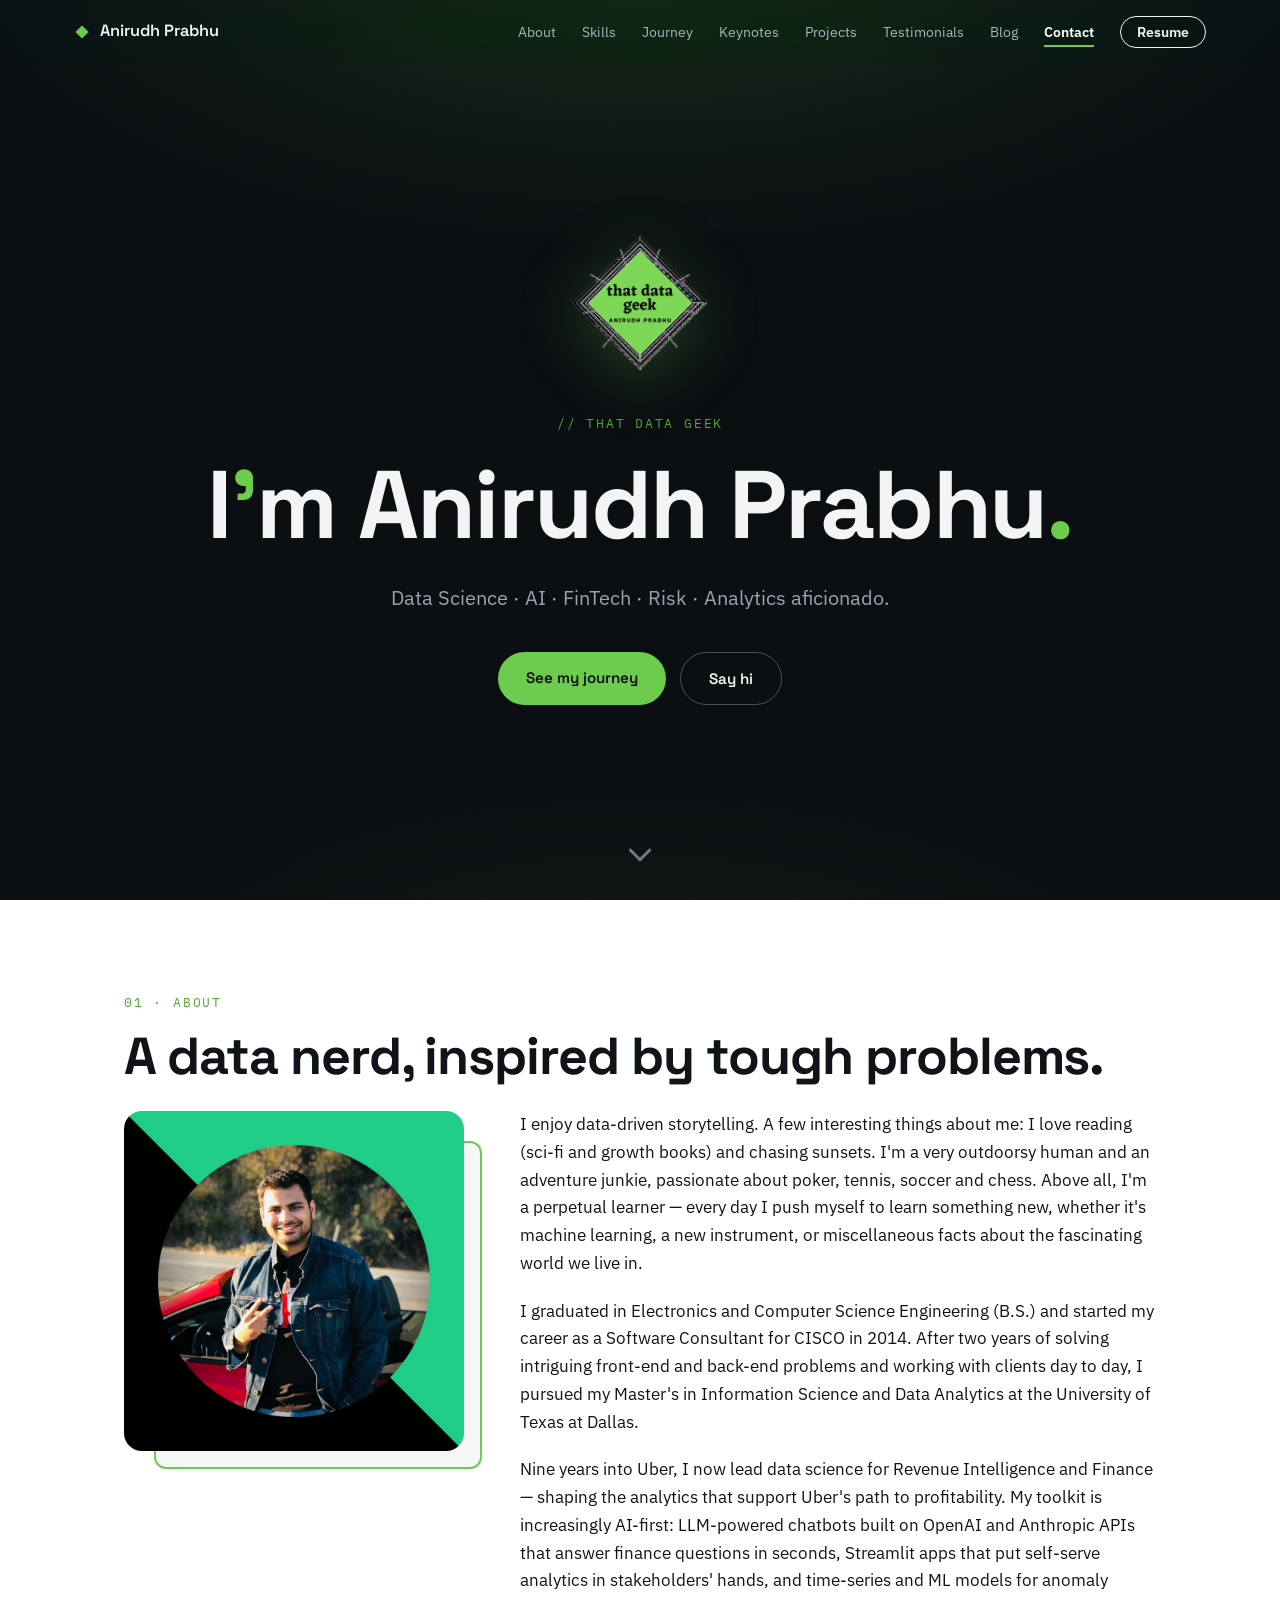
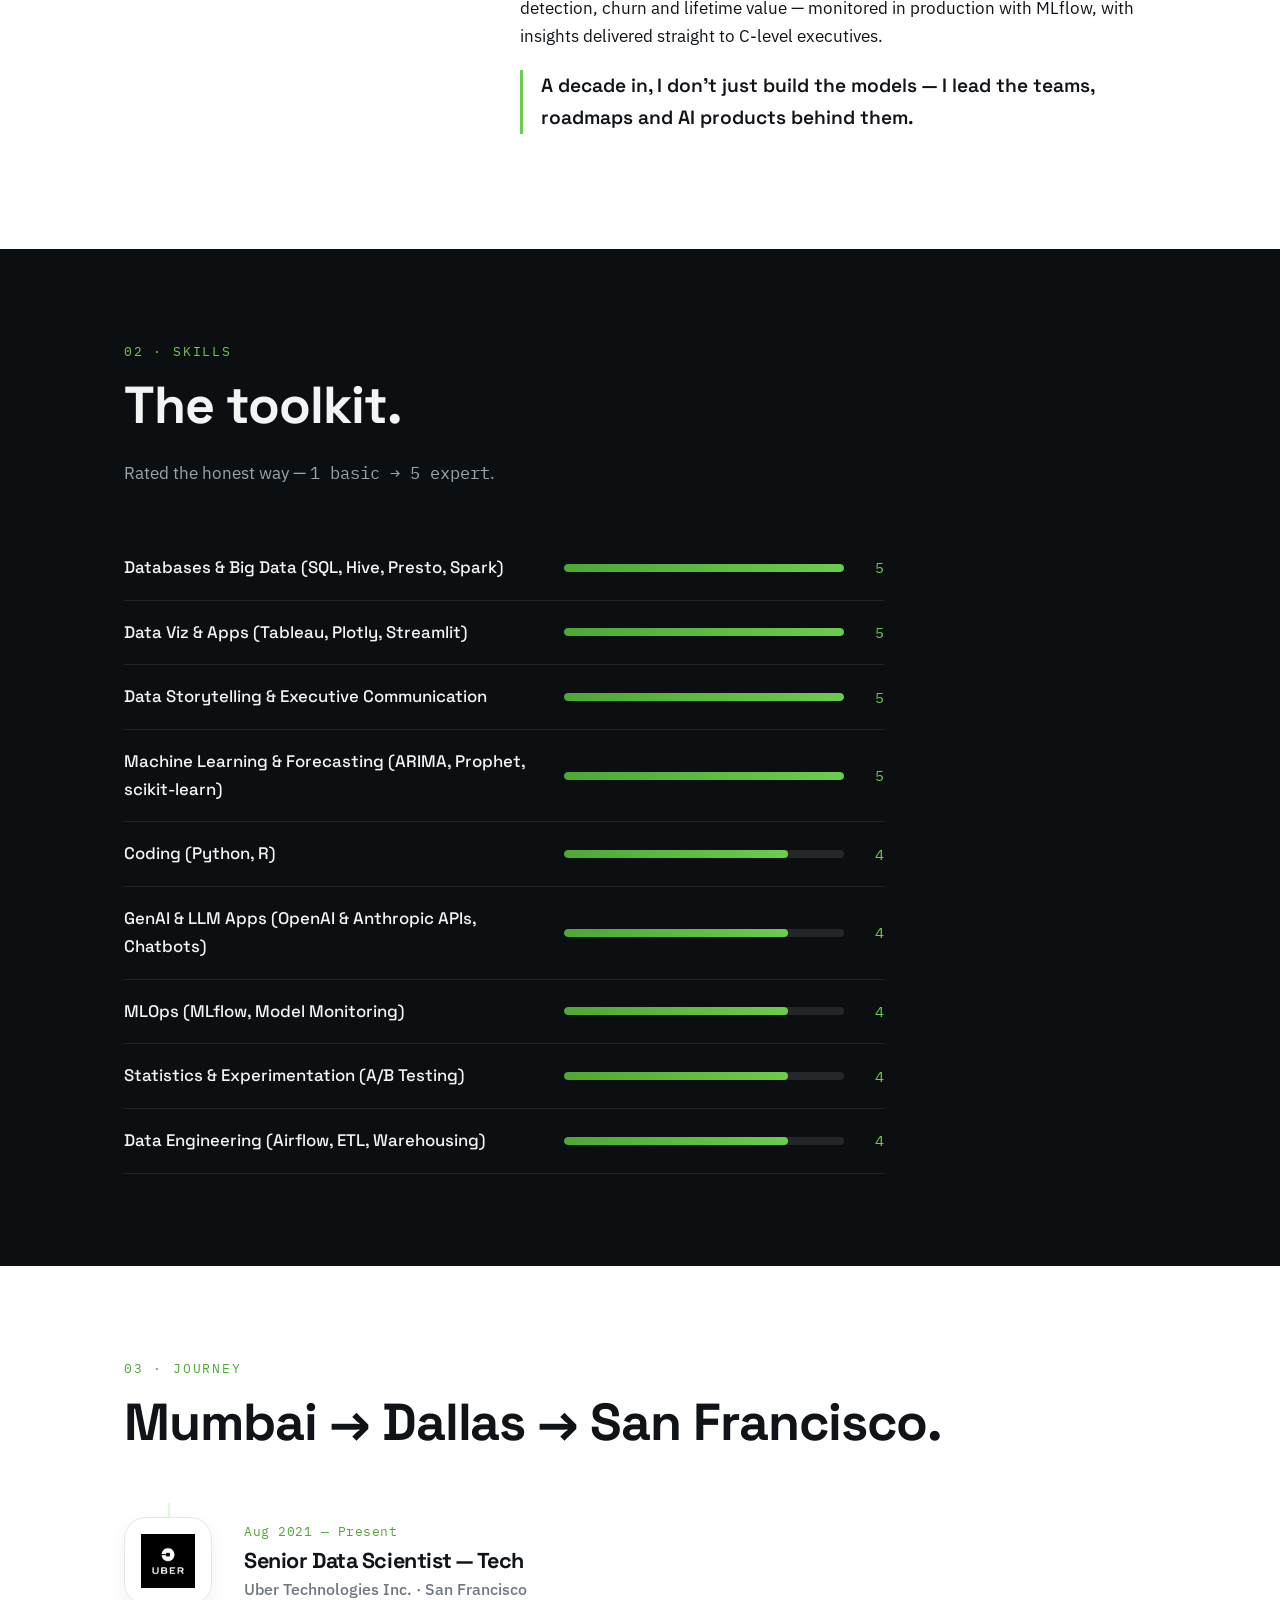
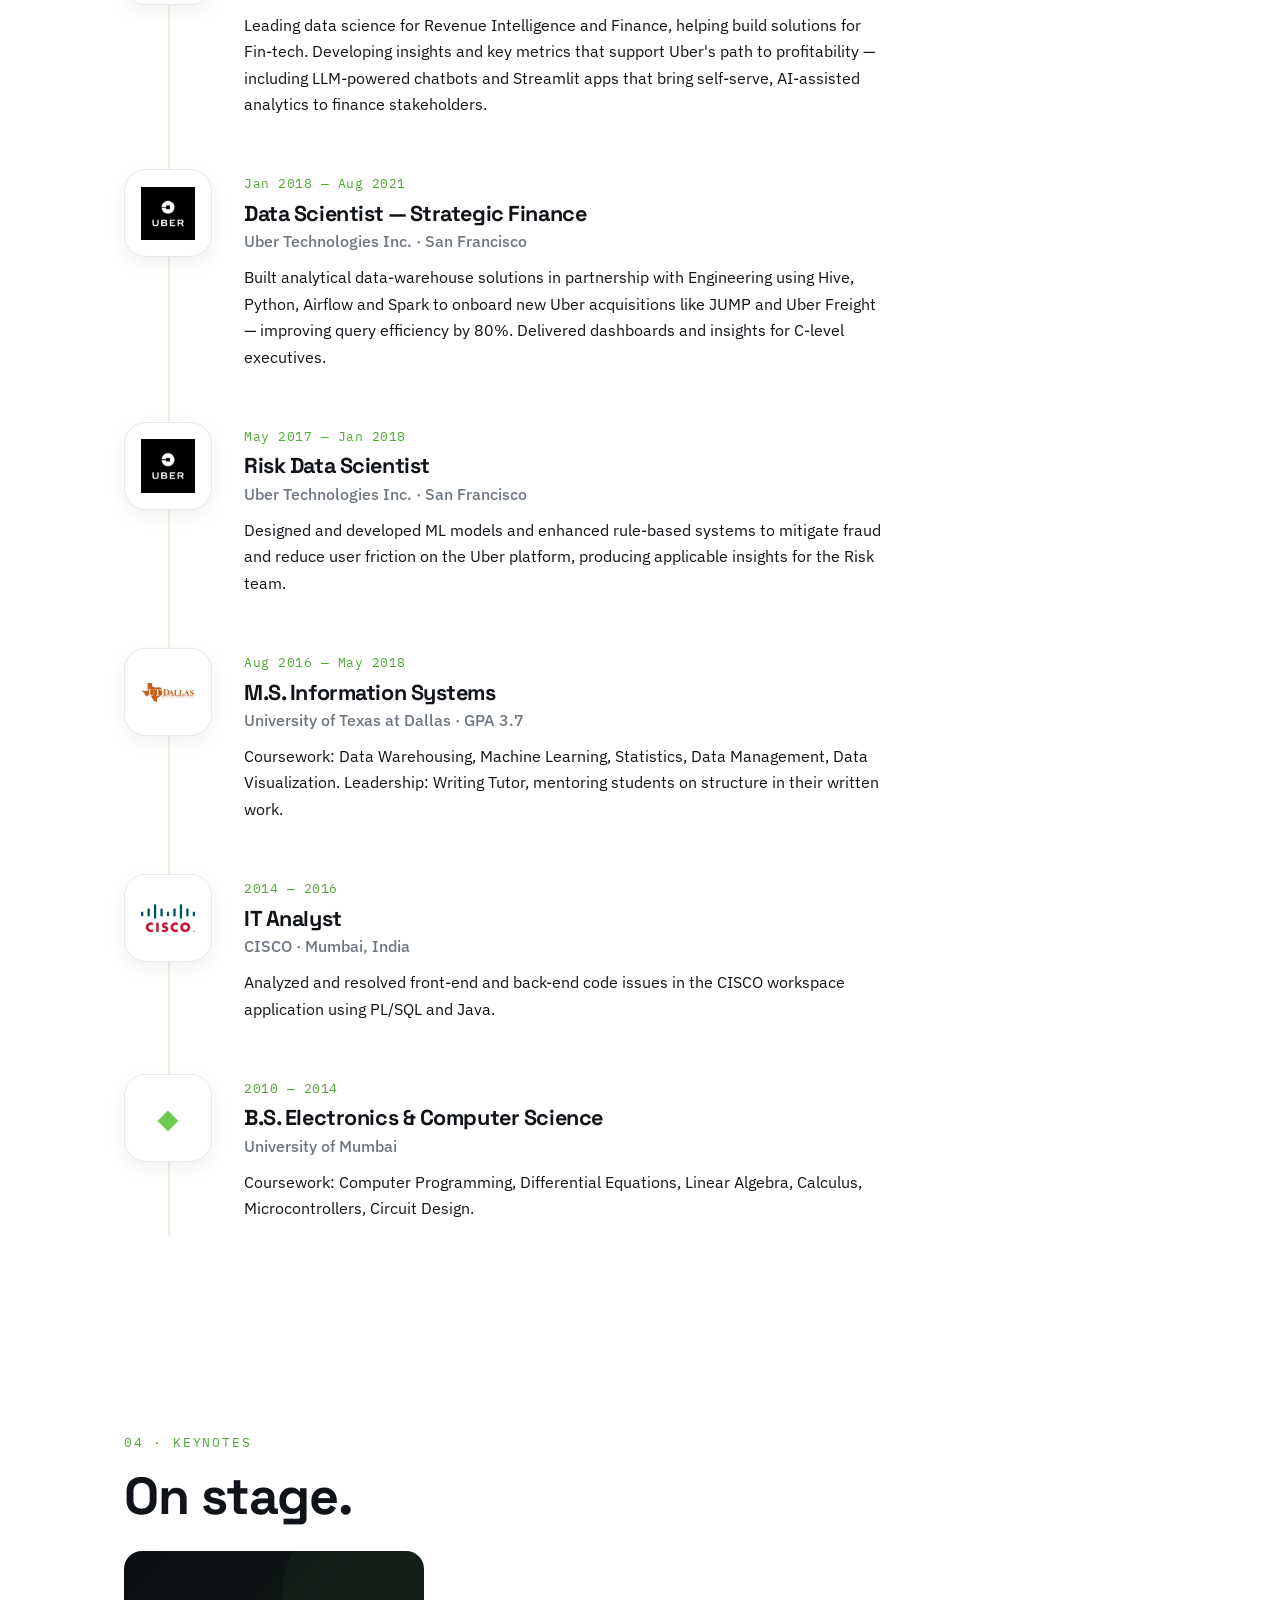
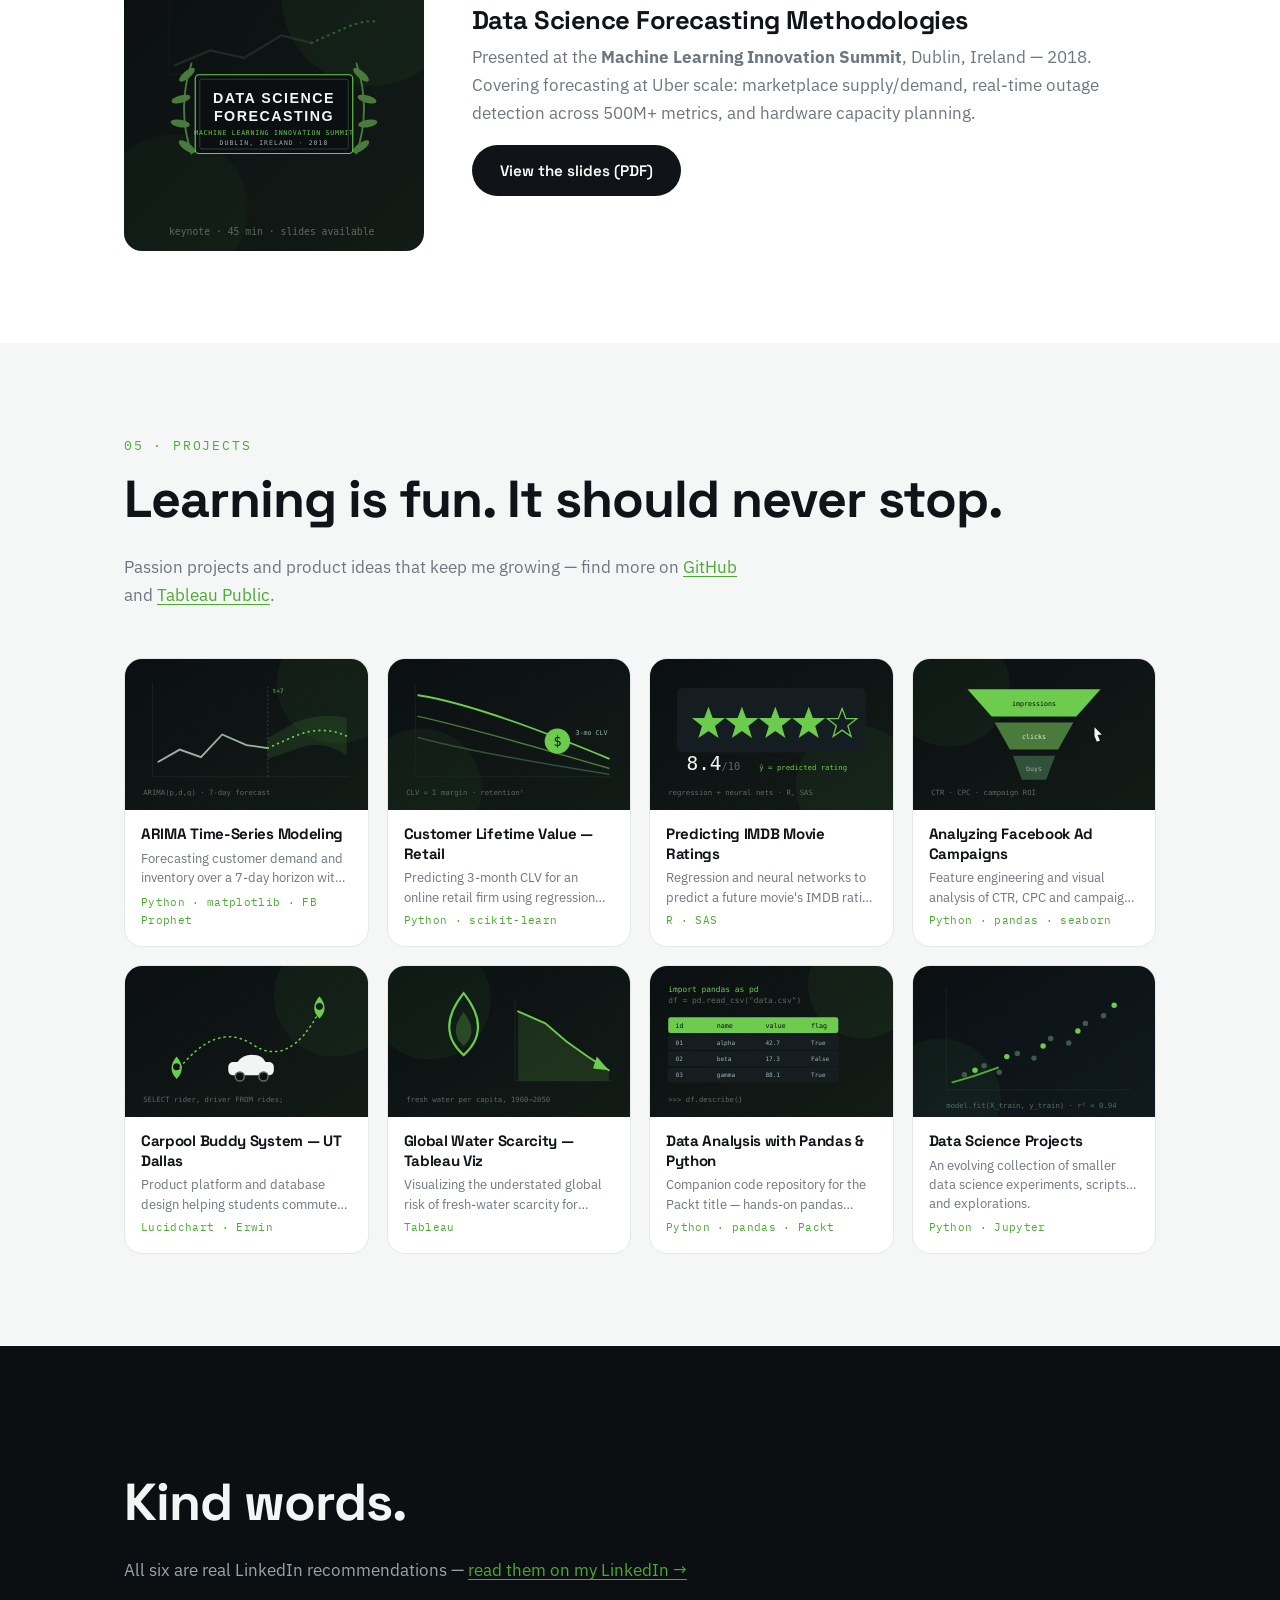
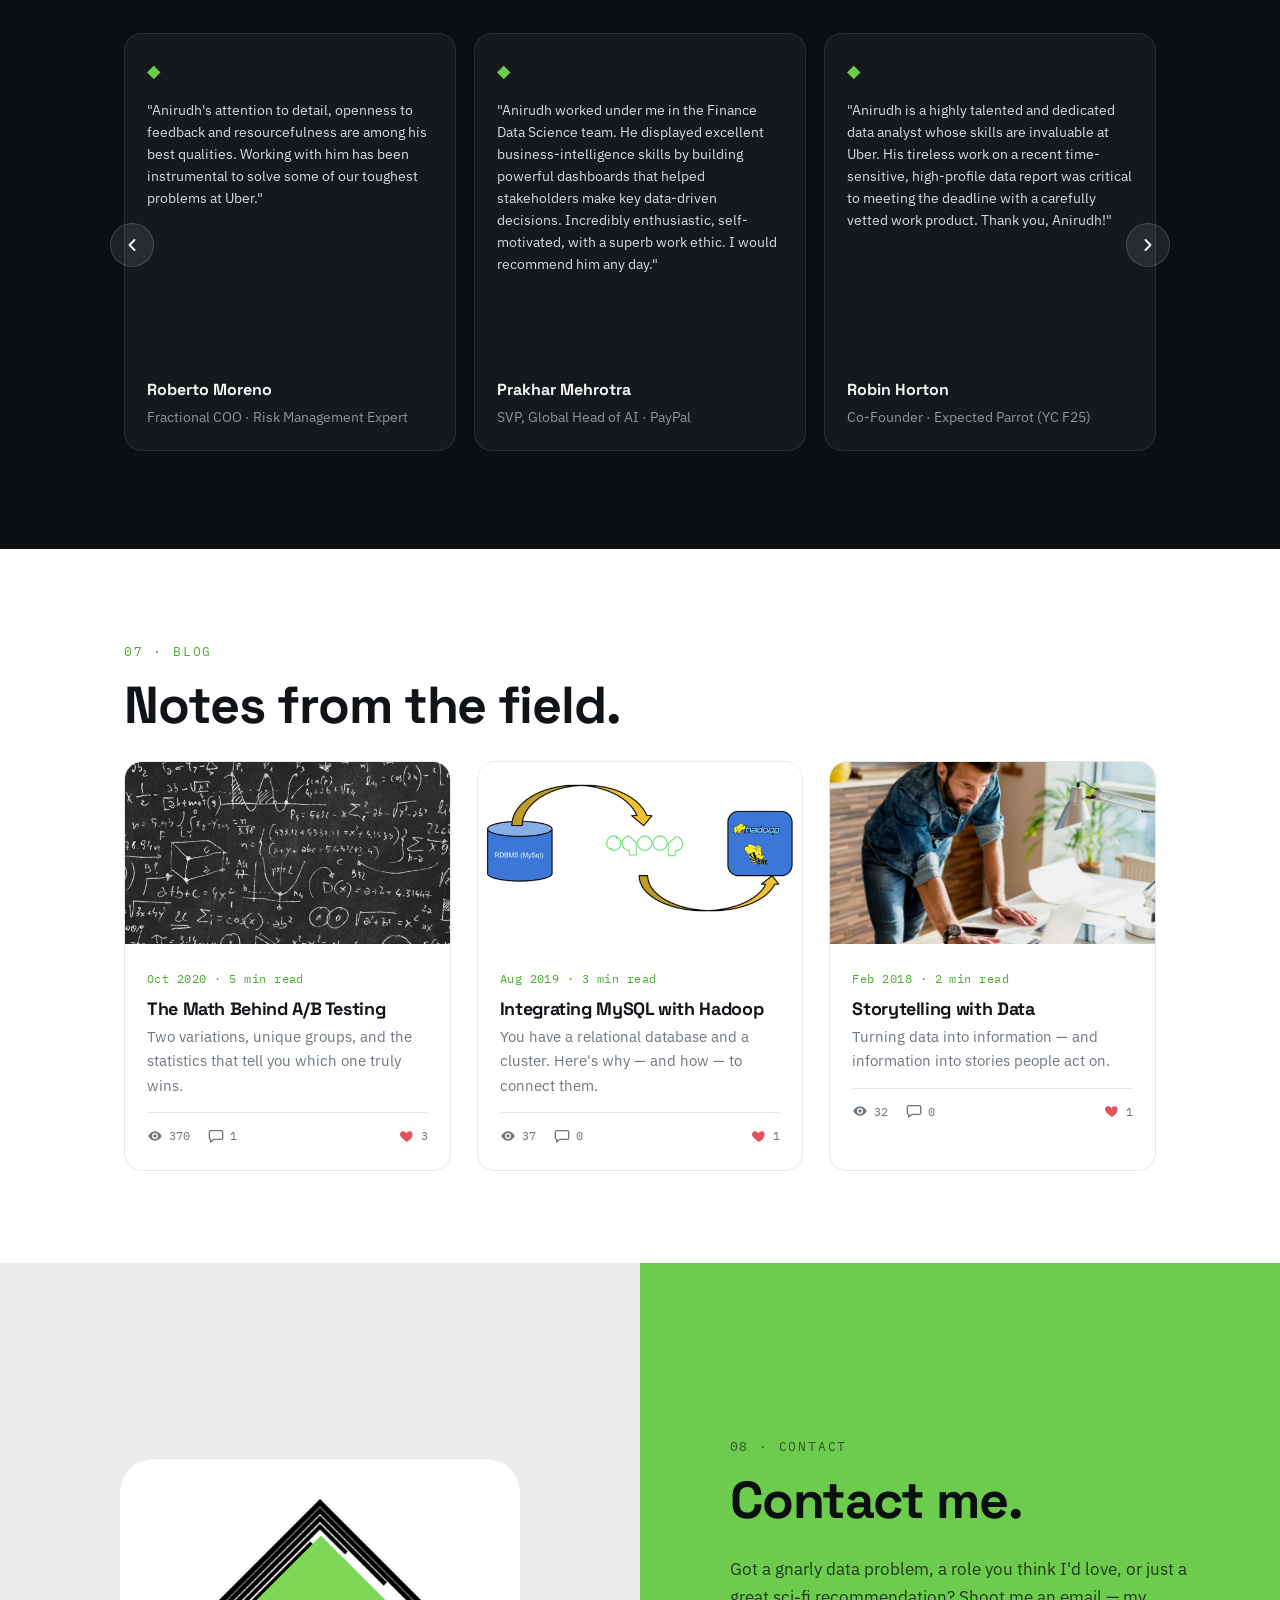
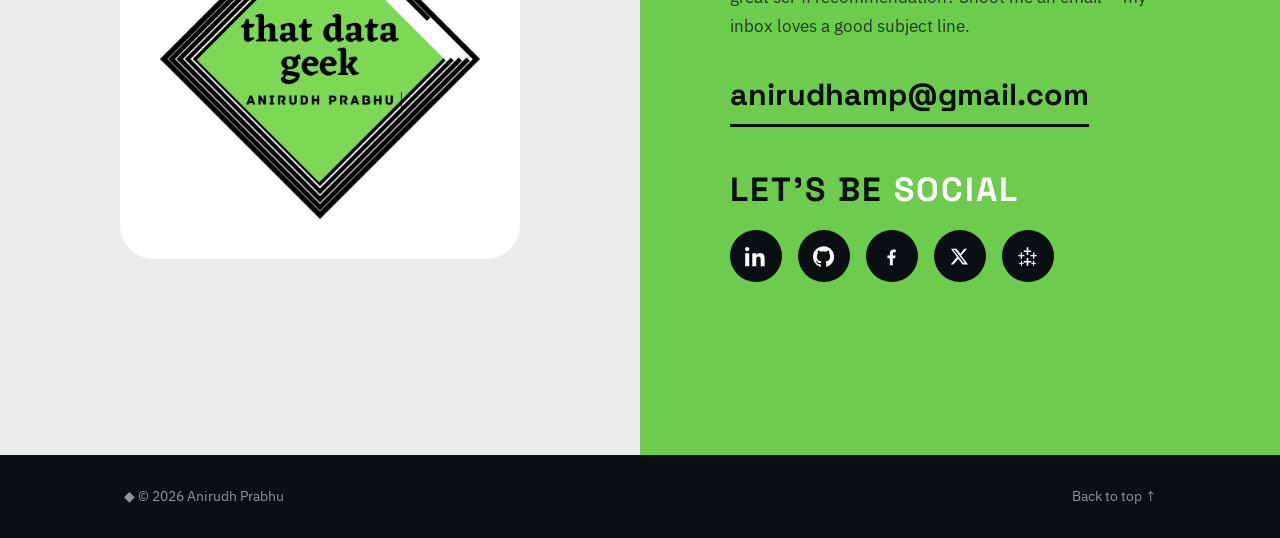
<file: index.html>
<!DOCTYPE html>
<html lang="en">
<head>
  <meta charset="UTF-8">
  <meta name="viewport" content="width=device-width, initial-scale=1.0">
  <title>Anirudh Prabhu — Data Scientist at Uber | That Data Geek</title>
  <meta name="description" content="Data science leader at Uber — AI, LLM applications, forecasting, finance analytics. Data Science | AI | FinTech | Risk | Analytics.">
  <meta property="og:title" content="Anirudh Prabhu — That Data Geek">
  <meta property="og:description" content="Data Science | AI | FinTech | Risk | Analytics. Data science leader at Uber building AI-powered analytics.">
  <meta property="og:image" content="https://www.thatdatageek.com/assets/logo-social.png">
  <meta property="og:type" content="website">
  <meta name="twitter:card" content="summary">
  <meta property="og:url" content="https://www.thatdatageek.com/">
  <link rel="canonical" href="https://www.thatdatageek.com/">
  <meta name="theme-color" content="#0b0f12">
  <meta name="keywords" content="Anirudh Prabhu, data scientist, Uber, that data geek, machine learning, forecasting, GenAI, LLM, Streamlit, fintech analytics, A/B testing, San Francisco">
  <link rel="icon" type="image/svg+xml" href="assets/favicon.svg">
  <link rel="preconnect" href="https://fonts.googleapis.com">
  <link rel="preconnect" href="https://fonts.gstatic.com" crossorigin>
  <link href="https://fonts.googleapis.com/css2?family=Space+Grotesk:wght@400;500;600;700&family=IBM+Plex+Sans:wght@400;500;600&family=IBM+Plex+Mono:wght@400;500&display=swap" rel="stylesheet">
  <link rel="stylesheet" href="style.css">
  <script type="application/ld+json">
  {
    "@context": "https://schema.org",
    "@graph": [
      {
        "@type": "Person",
        "@id": "https://www.thatdatageek.com/#anirudh",
        "name": "Anirudh Prabhu",
        "alternateName": "That Data Geek",
        "url": "https://www.thatdatageek.com/",
        "image": "https://www.thatdatageek.com/assets/portrait.jpg",
        "jobTitle": "Senior Data Scientist",
        "worksFor": { "@type": "Organization", "name": "Uber Technologies" },
        "alumniOf": [
          { "@type": "CollegeOrUniversity", "name": "The University of Texas at Dallas" },
          { "@type": "CollegeOrUniversity", "name": "University of Mumbai" }
        ],
        "knowsAbout": ["Data Science", "Machine Learning", "Forecasting", "GenAI", "LLM Applications", "A/B Testing", "FinTech Analytics", "Streamlit", "Tableau", "MLOps"],
        "email": "mailto:anirudhamp@gmail.com",
        "sameAs": [
          "https://www.linkedin.com/in/prabhuanirudh/",
          "https://github.com/anirudhamp/",
          "https://x.com/anirudhamp",
          "https://www.facebook.com/anirudhamp",
          "https://public.tableau.com/profile/anirudh.prabhu"
        ]
      },
      {
        "@type": "WebSite",
        "url": "https://www.thatdatageek.com/",
        "name": "That Data Geek — Anirudh Prabhu",
        "author": { "@id": "https://www.thatdatageek.com/#anirudh" }
      }
    ]
  }
  </script>
</head>
<body>

  <div class="scroll-progress" aria-hidden="true"></div>
  <!-- ============ NAV ============ -->
  <header class="nav" id="top">
    <nav class="nav-inner">
      <a href="#top" class="nav-brand">
        <svg class="nav-diamond" viewBox="0 0 24 24" aria-hidden="true"><rect x="5" y="5" width="14" height="14" transform="rotate(45 12 12)"/></svg>
        <span>Anirudh&nbsp;Prabhu</span>
      </a>
      <button class="nav-toggle" aria-label="Open menu" aria-expanded="false">
        <span></span><span></span>
      </button>
      <ul class="nav-links">
        <li><a href="#about">About</a></li>
        <li><a href="#skills">Skills</a></li>
        <li><a href="#journey">Journey</a></li>
        <li><a href="#keynotes">Keynotes</a></li>
        <li><a href="#projects">Projects</a></li>
        <li><a href="#testimonials">Testimonials</a></li>
        <li><a href="#blog">Blog</a></li>
        <li><a href="#contact">Contact</a></li>
        <li><a class="nav-resume" href="https://drive.google.com/file/d/14QeG0O7oUn1YDyJfHu8tQXcHsi-3sB7d/view?usp=sharing" target="_blank" rel="noopener">Resume</a></li>
      </ul>
    </nav>
  </header>

  <main>

    <!-- ============ HERO ============ -->
    <section class="hero hero-dark">
      <div class="hero-inner">
        <img class="hero-logo" src="assets/logo-transparent.gif" alt="Anirudh Prabhu animated logo" width="180" height="180">
        <p class="eyebrow mono">// that data geek</p>
        <h1>I<span class="accent">'</span>m Anirudh&nbsp;Prabhu<span class="accent">.</span></h1>
        <p class="hero-sub">Data Science&nbsp;· AI&nbsp;· FinTech&nbsp;· Risk&nbsp;· Analytics aficionado.</p>
        <div class="hero-cta">
          <a class="btn btn-primary" href="#journey">See my journey</a>
          <a class="btn btn-ghost" href="#contact">Say hi</a>
        </div>
      </div>
      <a class="scroll-hint" href="#about" aria-label="Scroll to About">
        <svg viewBox="0 0 24 24" aria-hidden="true"><path d="M6 9l6 6 6-6" fill="none" stroke="currentColor" stroke-width="2" stroke-linecap="round" stroke-linejoin="round"/></svg>
      </a>
    </section>

    <!-- ============ ABOUT ============ -->
    <section class="section" id="about">
      <div class="container">
        <p class="eyebrow mono reveal">01 · about</p>
        <h2 class="reveal">A data nerd, inspired by tough&nbsp;problems.</h2>
        <div class="about-grid">
          <figure class="about-photo reveal">
            <img src="assets/portrait.jpg" alt="Portrait of Anirudh Prabhu" loading="lazy">
          </figure>
          <div class="about-text reveal">
            <p>I enjoy data-driven storytelling. A few interesting things about me: I love reading (sci-fi and growth books) and chasing sunsets. I'm a very outdoorsy human and an adventure junkie, passionate about poker, tennis, soccer and chess. Above all, I'm a perpetual learner — every day I push myself to learn something new, whether it's machine learning, a new instrument, or miscellaneous facts about the fascinating world we live in.</p>
            <p>I graduated in Electronics and Computer Science Engineering (B.S.) and started my career as a Software Consultant for CISCO in 2014. After two years of solving intriguing front-end and back-end problems and working with clients day to day, I pursued my Master's in Information Science and Data Analytics at the University of Texas at Dallas.</p>
            <p>Nine years into Uber, I now lead data science for Revenue Intelligence and Finance — shaping the analytics that support Uber's path to profitability. My toolkit is increasingly AI-first: LLM-powered chatbots built on OpenAI and Anthropic APIs that answer finance questions in seconds, Streamlit apps that put self-serve analytics in stakeholders' hands, and time-series and ML models for anomaly detection, churn and lifetime value — monitored in production with MLflow, with insights delivered straight to C-level executives.</p>
            <p class="about-aspire">A decade in, I don't just build the models — I lead the teams, roadmaps and AI products behind them.</p>
          </div>
        </div>
      </div>
    </section>

    <!-- ============ SKILLS ============ -->
    <section class="section section-dark" id="skills">
      <div class="container">
        <p class="eyebrow mono reveal">02 · skills</p>
        <h2 class="reveal">The toolkit.</h2>
        <p class="section-lede reveal">Rated the honest way — <span class="mono">1&nbsp;basic → 5&nbsp;expert</span>.</p>
        <ul class="skills-list">
          <li class="skill reveal" data-level="5"><span class="skill-name">Databases &amp; Big Data (SQL, Hive, Presto, Spark)</span><span class="skill-bar"><i class="skill-fill"></i></span><span class="skill-num mono">5</span></li>
          <li class="skill reveal" data-level="5"><span class="skill-name">Data Viz &amp; Apps (Tableau, Plotly, Streamlit)</span><span class="skill-bar"><i class="skill-fill"></i></span><span class="skill-num mono">5</span></li>
          <li class="skill reveal" data-level="5"><span class="skill-name">Data Storytelling &amp; Executive Communication</span><span class="skill-bar"><i class="skill-fill"></i></span><span class="skill-num mono">5</span></li>
          <li class="skill reveal" data-level="5"><span class="skill-name">Machine Learning &amp; Forecasting (ARIMA, Prophet, scikit-learn)</span><span class="skill-bar"><i class="skill-fill"></i></span><span class="skill-num mono">5</span></li>
          <li class="skill reveal" data-level="4"><span class="skill-name">Coding (Python, R)</span><span class="skill-bar"><i class="skill-fill"></i></span><span class="skill-num mono">4</span></li>
          <li class="skill reveal" data-level="4"><span class="skill-name">GenAI &amp; LLM Apps (OpenAI &amp; Anthropic APIs, Chatbots)</span><span class="skill-bar"><i class="skill-fill"></i></span><span class="skill-num mono">4</span></li>
          <li class="skill reveal" data-level="4"><span class="skill-name">MLOps (MLflow, Model Monitoring)</span><span class="skill-bar"><i class="skill-fill"></i></span><span class="skill-num mono">4</span></li>
          <li class="skill reveal" data-level="4"><span class="skill-name">Statistics &amp; Experimentation (A/B Testing)</span><span class="skill-bar"><i class="skill-fill"></i></span><span class="skill-num mono">4</span></li>
          <li class="skill reveal" data-level="4"><span class="skill-name">Data Engineering (Airflow, ETL, Warehousing)</span><span class="skill-bar"><i class="skill-fill"></i></span><span class="skill-num mono">4</span></li>
        </ul>
      </div>
    </section>

    <!-- ============ JOURNEY ============ -->
    <section class="section" id="journey">
      <div class="container">
        <p class="eyebrow mono reveal">03 · journey</p>
        <h2 class="reveal">Mumbai&nbsp;→ Dallas&nbsp;→ San&nbsp;Francisco.</h2>
        <ol class="timeline">
          <li class="tl-item reveal">
            <div class="tl-logo"><img src="assets/uber_logo.png" alt="Uber logo" loading="lazy"></div>
            <div class="tl-body">
              <span class="tl-date mono">Aug 2021 — Present</span>
              <h3>Senior Data Scientist — Tech</h3>
              <p class="tl-org">Uber Technologies Inc. · San Francisco</p>
              <p>Leading data science for Revenue Intelligence and Finance, helping build solutions for Fin-tech. Developing insights and key metrics that support Uber's path to profitability — including LLM-powered chatbots and Streamlit apps that bring self-serve, AI-assisted analytics to finance stakeholders.</p>
            </div>
          </li>
          <li class="tl-item reveal">
            <div class="tl-logo"><img src="assets/uber_logo.png" alt="Uber logo" loading="lazy"></div>
            <div class="tl-body">
              <span class="tl-date mono">Jan 2018 — Aug 2021</span>
              <h3>Data Scientist — Strategic Finance</h3>
              <p class="tl-org">Uber Technologies Inc. · San Francisco</p>
              <p>Built analytical data-warehouse solutions in partnership with Engineering using Hive, Python, Airflow and Spark to onboard new Uber acquisitions like JUMP and Uber Freight — improving query efficiency by 80%. Delivered dashboards and insights for C-level executives.</p>
            </div>
          </li>
          <li class="tl-item reveal">
            <div class="tl-logo"><img src="assets/uber_logo.png" alt="Uber logo" loading="lazy"></div>
            <div class="tl-body">
              <span class="tl-date mono">May 2017 — Jan 2018</span>
              <h3>Risk Data Scientist</h3>
              <p class="tl-org">Uber Technologies Inc. · San Francisco</p>
              <p>Designed and developed ML models and enhanced rule-based systems to mitigate fraud and reduce user friction on the Uber platform, producing applicable insights for the Risk team.</p>
            </div>
          </li>
          <li class="tl-item reveal">
            <div class="tl-logo tl-logo-light"><img src="assets/UTDallas.jpeg" alt="UT Dallas logo" loading="lazy"></div>
            <div class="tl-body">
              <span class="tl-date mono">Aug 2016 — May 2018</span>
              <h3>M.S. Information Systems</h3>
              <p class="tl-org">University of Texas at Dallas · GPA 3.7</p>
              <p>Coursework: Data Warehousing, Machine Learning, Statistics, Data Management, Data Visualization. Leadership: Writing Tutor, mentoring students on structure in their written work.</p>
            </div>
          </li>
          <li class="tl-item reveal">
            <div class="tl-logo tl-logo-light"><img src="assets/cisco.png" alt="Cisco logo" loading="lazy"></div>
            <div class="tl-body">
              <span class="tl-date mono">2014 — 2016</span>
              <h3>IT Analyst</h3>
              <p class="tl-org">CISCO · Mumbai, India</p>
              <p>Analyzed and resolved front-end and back-end code issues in the CISCO workspace application using PL/SQL and Java.</p>
            </div>
          </li>
          <li class="tl-item reveal">
            <div class="tl-logo tl-logo-glyph"><span aria-hidden="true">◆</span></div>
            <div class="tl-body">
              <span class="tl-date mono">2010 — 2014</span>
              <h3>B.S. Electronics &amp; Computer Science</h3>
              <p class="tl-org">University of Mumbai</p>
              <p>Coursework: Computer Programming, Differential Equations, Linear Algebra, Calculus, Microcontrollers, Circuit Design.</p>
            </div>
          </li>
        </ol>
      </div>
    </section>

    <!-- ============ KEYNOTES ============ -->
    <section class="section" id="keynotes">
      <div class="container">
        <p class="eyebrow mono reveal">04 · keynotes</p>
        <h2 class="reveal">On stage.</h2>
        <div class="keynote reveal">
          <img src="assets/keynote-dublin.svg" alt="Data Science Forecasting — Machine Learning Innovation Summit, Dublin 2018" loading="lazy">
          <div class="keynote-body">
            <h3>Data Science Forecasting Methodologies</h3>
            <p>Presented at the <strong>Machine Learning Innovation Summit</strong>, Dublin, Ireland — 2018. Covering forecasting at Uber scale: marketplace supply/demand, real-time outage detection across 500M+ metrics, and hardware capacity planning.</p>
            <a class="btn btn-primary keynote-btn" href="assets/Keynote_Ireland.pdf" target="_blank" rel="noopener">View the slides (PDF)</a>
          </div>
        </div>
      </div>
    </section>

    <!-- ============ PROJECTS ============ -->
    <section class="section section-tint" id="projects">
      <div class="container">
        <p class="eyebrow mono reveal">05 · projects</p>
        <h2 class="reveal">Learning is fun. It should never&nbsp;stop.</h2>
        <p class="section-lede reveal">Passion projects and product ideas that keep me growing — find more on <a href="https://github.com/anirudhamp/" target="_blank" rel="noopener">GitHub</a> and <a href="https://public.tableau.com/profile/anirudh.prabhu#!/" target="_blank" rel="noopener">Tableau&nbsp;Public</a>.</p>
        <div class="proj-grid">
          <a class="proj-card reveal" href="https://github.com/anirudhamp/arima_timeseries" target="_blank" rel="noopener">
            <img src="assets/proj-arima.svg" alt="Stylized time-series forecast chart" loading="lazy">
            <div class="proj-body">
              <h3>ARIMA Time-Series Modeling</h3>
              <p>Forecasting customer demand and inventory over a 7-day horizon with ARIMA techniques.</p>
              <span class="proj-tools mono">Python · matplotlib · FB Prophet</span>
            </div>
          </a>
          <a class="proj-card reveal" href="https://github.com/anirudhamp/customer_life_time_value_case_study_retail" target="_blank" rel="noopener">
            <img src="assets/proj-clv.svg" alt="Stylized customer retention curves with dollar value" loading="lazy">
            <div class="proj-body">
              <h3>Customer Lifetime Value — Retail</h3>
              <p>Predicting 3-month CLV for an online retail firm using regression techniques.</p>
              <span class="proj-tools mono">Python · scikit-learn</span>
            </div>
          </a>
          <a class="proj-card reveal" href="https://drive.google.com/file/d/12dvkUFeuwJ0y6v_0zg6UwmmaigPVY5D_/view?usp=sharing" target="_blank" rel="noopener">
            <img src="assets/proj-imdb.svg" alt="Stylized star rating with predicted score" loading="lazy">
            <div class="proj-body">
              <h3>Predicting IMDB Movie Ratings</h3>
              <p>Regression and neural networks to predict a future movie's IMDB rating and gross margin.</p>
              <span class="proj-tools mono">R · SAS</span>
            </div>
          </a>
          <a class="proj-card reveal" href="https://github.com/anirudhamp/facebook_ads_analysis" target="_blank" rel="noopener">
            <img src="assets/proj-fbads.svg" alt="Stylized ad conversion funnel" loading="lazy">
            <div class="proj-body">
              <h3>Analyzing Facebook Ad Campaigns</h3>
              <p>Feature engineering and visual analysis of CTR, CPC and campaign metrics.</p>
              <span class="proj-tools mono">Python · pandas · seaborn</span>
            </div>
          </a>
          <a class="proj-card reveal" href="https://drive.google.com/file/d/1rkGMRBdHM8qyV-CwTgGL1FJD-o-TL0le/view?usp=sharing" target="_blank" rel="noopener">
            <img src="assets/proj-carpool.svg" alt="Stylized carpool route with map pins and car" loading="lazy">
            <div class="proj-body">
              <h3>Carpool Buddy System — UT Dallas</h3>
              <p>Product platform and database design helping students commute to classes and events.</p>
              <span class="proj-tools mono">Lucidchart · Erwin</span>
            </div>
          </a>
          <a class="proj-card reveal" href="https://public.tableau.com/profile/anirudh.prabhu#!/vizhome/Dryworldisnotfaraway/Story1" target="_blank" rel="noopener">
            <img src="assets/proj-water.svg" alt="Stylized water drop with declining chart" loading="lazy">
            <div class="proj-body">
              <h3>Global Water Scarcity — Tableau Viz</h3>
              <p>Visualizing the understated global risk of fresh-water scarcity for future populations.</p>
              <span class="proj-tools mono">Tableau</span>
            </div>
          </a>
          <a class="proj-card reveal" href="https://github.com/anirudhamp/Data-Analysis-with-Pandas-and-Python" target="_blank" rel="noopener">
            <img src="assets/proj-pandas.svg" alt="Stylized pandas dataframe illustration" loading="lazy">
            <div class="proj-body">
              <h3>Data Analysis with Pandas &amp; Python</h3>
              <p>Companion code repository for the Packt title — hands-on pandas techniques for real-world data analysis.</p>
              <span class="proj-tools mono">Python · pandas · Packt</span>
            </div>
          </a>
          <a class="proj-card reveal" href="https://github.com/anirudhamp/data_science_projects" target="_blank" rel="noopener">
            <img src="assets/proj-dsprojects.svg" alt="Stylized scatter plot with trend line illustration" loading="lazy">
            <div class="proj-body">
              <h3>Data Science Projects</h3>
              <p>An evolving collection of smaller data science experiments, scripts, and explorations.</p>
              <span class="proj-tools mono">Python · Jupyter</span>
            </div>
          </a>
        </div>
      </div>
    </section>

    <!-- ============ TESTIMONIALS ============ -->
    <section class="section section-dark" id="testimonials">
      <div class="container">
        <p class="eyebrow mono reveal">06 · testimonials</p>
        <h2 class="reveal">Kind words.</h2>
        <p class="section-lede reveal">All six are real LinkedIn recommendations — <a href="https://www.linkedin.com/in/prabhuanirudh/details/recommendations/?detailScreenTabIndex=0" target="_blank" rel="noopener">read them on my LinkedIn&nbsp;→</a></p>
        <div class="quote-slider">
          <button class="q-arrow q-prev" aria-label="Previous testimonials">
            <svg viewBox="0 0 24 24"><path d="M15 6l-6 6 6 6" fill="none" stroke="currentColor" stroke-width="2.4" stroke-linecap="round" stroke-linejoin="round"/></svg>
          </button>
          <div class="quote-track">
          <blockquote class="quote reveal">
            <p>"Anirudh's attention to detail, openness to feedback and resourcefulness are among his best qualities. Working with him has been instrumental to solve some of our toughest problems at Uber."</p>
            <footer><strong>Roberto Moreno</strong><span>Fractional COO · Risk Management Expert</span></footer>
          </blockquote>
          <blockquote class="quote reveal">
            <p>"Anirudh worked under me in the Finance Data Science team. He displayed excellent business-intelligence skills by building powerful dashboards that helped stakeholders make key data-driven decisions. Incredibly enthusiastic, self-motivated, with a superb work ethic. I would recommend him any day."</p>
            <footer><strong>Prakhar Mehrotra</strong><span>SVP, Global Head of AI · PayPal</span></footer>
          </blockquote>
          <blockquote class="quote reveal">
            <p>"Anirudh is a highly talented and dedicated data analyst whose skills are invaluable at Uber. His tireless work on a recent time-sensitive, high-profile data report was critical to meeting the deadline with a carefully vetted work product. Thank you, Anirudh!"</p>
            <footer><strong>Robin Horton</strong><span>Co-Founder · Expected Parrot (YC F25)</span></footer>
          </blockquote>
          <blockquote class="quote reveal">
            <p>"Anirudh joined the Risk Analytics Team where he leveraged his analytical capabilities to create a way to categorize suspicious user behavior, which helped our team increase the precision of how our rule systems performed — reducing fraud losses while also reducing false positive rates to ensure we were actioning only the bad actors. His contribution will continue to be utilized as Uber moves into new regions. He was a pleasure to work with."</p>
            <footer><strong>Tal Yeshanov</strong><span>Head of Risk and Financial Operations · Plastiq</span></footer>
          </blockquote>
          <blockquote class="quote reveal">
            <p>"At UT Dallas' Business Communication Center, as a consultant, Anirudh distinguished himself as a superb communicator by understanding audience and relating to our international and domestic students while assisting them with their written documents. He also exhibited excellent presentation skills and proved to possess a work ethic surpassed by none. We were sorry to lose him but excited about his internship with Uber. YOU ROCK, ANIRUDH!"</p>
            <footer><strong>Elizabeth Bruce</strong><span>Program Developer &amp; Communications Coach · UT Dallas</span></footer>
          </blockquote>
          <blockquote class="quote reveal">
            <p>"Anirudh is a highly energetic and focused individual. He is one of the most reliable and trustworthy IT professionals I have managed with in TCS. He is a very calm, composed and friendly colleague, and always cheers up his teammates in times of distress. He requires little instruction, is self-motivated, and is an absolute pleasure to work with."</p>
            <footer><strong>Priyesh Kukreti</strong><span>Oracle Developer · CISCO Inc.</span></footer>
          </blockquote>
          </div>
          <button class="q-arrow q-next" aria-label="Next testimonials">
            <svg viewBox="0 0 24 24"><path d="M9 6l6 6-6 6" fill="none" stroke="currentColor" stroke-width="2.4" stroke-linecap="round" stroke-linejoin="round"/></svg>
          </button>
        </div>
      </div>
    </section>

    <!-- ============ BLOG ============ -->
    <section class="section" id="blog">
      <div class="container">
        <p class="eyebrow mono reveal">07 · blog</p>
        <h2 class="reveal">Notes from the field.</h2>
        <div class="blog-grid">
          <a class="blog-card reveal" href="blog/math-behind-ab-testing.html">
            <img src="assets/blog/ab-hero.jpg" alt="A/B testing illustration" loading="lazy">
            <div class="blog-body">
              <span class="blog-date mono">Oct 2020 · 5 min read</span>
              <h3>The Math Behind A/B Testing</h3>
              <p>Two variations, unique groups, and the statistics that tell you which one truly wins.</p>
              <div class="blog-stats mono"><span><svg viewBox="0 0 24 24"><path d="M12 5c-5 0-9 4.5-10 7 1 2.5 5 7 10 7s9-4.5 10-7c-1-2.5-5-7-10-7zm0 11.5a4.5 4.5 0 1 1 0-9 4.5 4.5 0 0 1 0 9zm0-7a2.5 2.5 0 1 0 0 5 2.5 2.5 0 0 0 0-5z"/></svg>370</span><span><svg viewBox="0 0 24 24"><path d="M4 4h16a2 2 0 0 1 2 2v9a2 2 0 0 1-2 2H9l-5 4v-4H4a2 2 0 0 1-2-2V6a2 2 0 0 1 2-2z" fill="none" stroke="currentColor" stroke-width="2" stroke-linejoin="round"/></svg>1</span><span class="blog-likes"><svg viewBox="0 0 24 24"><path d="M12 21s-7.5-4.7-10-9.3C.6 8.6 2.6 5 6.2 5c2 0 3.6 1.1 4.4 2.6.2.4.6.4.8 0C12.2 6.1 13.8 5 15.8 5c3.6 0 5.6 3.6 4.2 6.7C19.5 16.3 12 21 12 21z"/></svg>3</span></div>
            </div>
          </a>
          <a class="blog-card reveal" href="blog/integrating-mysql-with-hadoop.html">
            <img src="assets/blog/hadoop-hero.png" alt="MySQL and Hadoop integration" loading="lazy">
            <div class="blog-body">
              <span class="blog-date mono">Aug 2019 · 3 min read</span>
              <h3>Integrating MySQL with Hadoop</h3>
              <p>You have a relational database and a cluster. Here's why — and how — to connect them.</p>
              <div class="blog-stats mono"><span><svg viewBox="0 0 24 24"><path d="M12 5c-5 0-9 4.5-10 7 1 2.5 5 7 10 7s9-4.5 10-7c-1-2.5-5-7-10-7zm0 11.5a4.5 4.5 0 1 1 0-9 4.5 4.5 0 0 1 0 9zm0-7a2.5 2.5 0 1 0 0 5 2.5 2.5 0 0 0 0-5z"/></svg>37</span><span><svg viewBox="0 0 24 24"><path d="M4 4h16a2 2 0 0 1 2 2v9a2 2 0 0 1-2 2H9l-5 4v-4H4a2 2 0 0 1-2-2V6a2 2 0 0 1 2-2z" fill="none" stroke="currentColor" stroke-width="2" stroke-linejoin="round"/></svg>0</span><span class="blog-likes"><svg viewBox="0 0 24 24"><path d="M12 21s-7.5-4.7-10-9.3C.6 8.6 2.6 5 6.2 5c2 0 3.6 1.1 4.4 2.6.2.4.6.4.8 0C12.2 6.1 13.8 5 15.8 5c3.6 0 5.6 3.6 4.2 6.7C19.5 16.3 12 21 12 21z"/></svg>1</span></div>
            </div>
          </a>
          <a class="blog-card reveal" href="blog/storytelling-with-data.html">
            <img src="assets/blog/storytelling-hero.jpg" alt="Storytelling with data" loading="lazy">
            <div class="blog-body">
              <span class="blog-date mono">Feb 2018 · 2 min read</span>
              <h3>Storytelling with Data</h3>
              <p>Turning data into information — and information into stories people act on.</p>
              <div class="blog-stats mono"><span><svg viewBox="0 0 24 24"><path d="M12 5c-5 0-9 4.5-10 7 1 2.5 5 7 10 7s9-4.5 10-7c-1-2.5-5-7-10-7zm0 11.5a4.5 4.5 0 1 1 0-9 4.5 4.5 0 0 1 0 9zm0-7a2.5 2.5 0 1 0 0 5 2.5 2.5 0 0 0 0-5z"/></svg>32</span><span><svg viewBox="0 0 24 24"><path d="M4 4h16a2 2 0 0 1 2 2v9a2 2 0 0 1-2 2H9l-5 4v-4H4a2 2 0 0 1-2-2V6a2 2 0 0 1 2-2z" fill="none" stroke="currentColor" stroke-width="2" stroke-linejoin="round"/></svg>0</span><span class="blog-likes"><svg viewBox="0 0 24 24"><path d="M12 21s-7.5-4.7-10-9.3C.6 8.6 2.6 5 6.2 5c2 0 3.6 1.1 4.4 2.6.2.4.6.4.8 0C12.2 6.1 13.8 5 15.8 5c3.6 0 5.6 3.6 4.2 6.7C19.5 16.3 12 21 12 21z"/></svg>1</span></div>
            </div>
          </a>
        </div>
      </div>
    </section>

    <!-- ============ CONTACT ============ -->
    <section class="contact-split" id="contact">
      <div class="contact-left reveal">
        <img src="assets/Anirudh_Prabhu.gif" alt="That Data Geek diamond logo" loading="lazy">
      </div>
      <div class="contact-right">
        <p class="eyebrow mono reveal">08 · contact</p>
        <h2 class="reveal">Contact&nbsp;me.</h2>
        <p class="contact-quip reveal">Got a gnarly data problem, a role you think I'd love, or just a great sci-fi recommendation? Shoot me an email — my inbox loves a good subject&nbsp;line.</p>
        <a class="contact-email reveal" href="mailto:anirudhamp@gmail.com">anirudhamp@gmail.com</a>
        <h3 class="social-heading reveal">Let's be <span>social</span></h3>
        <div class="social reveal">
          <a href="https://www.linkedin.com/in/prabhuanirudh/" target="_blank" rel="noopener" aria-label="LinkedIn">
            <svg viewBox="0 0 24 24"><path d="M4.98 3.5C4.98 4.88 3.87 6 2.5 6S0 4.88 0 3.5 1.12 1 2.5 1s2.48 1.12 2.48 2.5zM.24 8.31h4.52V23H.24V8.31zM8.34 8.31h4.33v2h.06c.6-1.14 2.08-2.34 4.28-2.34 4.58 0 5.42 3.01 5.42 6.92V23h-4.51v-7.13c0-1.7-.03-3.89-2.37-3.89-2.37 0-2.73 1.85-2.73 3.76V23H8.34V8.31z"/></svg>
          </a>
          <a href="https://github.com/anirudhamp/" target="_blank" rel="noopener" aria-label="GitHub">
            <svg viewBox="0 0 24 24"><path d="M12 .3a12 12 0 0 0-3.79 23.39c.6.11.82-.26.82-.58v-2.02c-3.34.73-4.04-1.61-4.04-1.61-.55-1.39-1.34-1.76-1.34-1.76-1.09-.75.08-.73.08-.73 1.2.08 1.84 1.24 1.84 1.24 1.07 1.84 2.81 1.31 3.5 1 .11-.78.42-1.31.76-1.61-2.67-.3-5.47-1.33-5.47-5.93 0-1.31.47-2.38 1.24-3.22-.12-.3-.54-1.52.12-3.18 0 0 1.01-.32 3.3 1.23a11.5 11.5 0 0 1 6.01 0c2.29-1.55 3.29-1.23 3.29-1.23.66 1.66.24 2.88.12 3.18.77.84 1.24 1.91 1.24 3.22 0 4.61-2.8 5.63-5.48 5.92.43.37.81 1.1.81 2.22v3.29c0 .32.21.7.82.58A12 12 0 0 0 12 .3z"/></svg>
          </a>
          <a href="https://www.facebook.com/anirudhamp" target="_blank" rel="noopener" aria-label="Facebook">
            <svg viewBox="0 0 24 24"><path d="M13.5 22v-8h2.7l.4-3.2h-3.1V8.7c0-.9.3-1.6 1.6-1.6h1.7V4.2c-.3 0-1.3-.1-2.5-.1-2.5 0-4.2 1.5-4.2 4.3v2.4H7.4V14h2.7v8h3.4z"/></svg>
          </a>
          <a href="https://x.com/anirudhamp" target="_blank" rel="noopener" aria-label="X (Twitter)">
            <svg viewBox="0 0 24 24"><path d="M17.5 3h3.1l-6.8 7.8L21.8 21h-6.3l-4.9-6.4L5 21H1.9l7.3-8.3L2.2 3h6.4l4.4 5.9L17.5 3zm-1.1 16.2h1.7L6.9 4.7H5.1l11.3 14.5z"/></svg>
          </a>
          <a href="https://public.tableau.com/profile/anirudh.prabhu#!/" target="_blank" rel="noopener" aria-label="Tableau Public">
            <svg viewBox="0 0 24 24"><path d="M11.1 1.5h1.8v3.6h3.3v1.7h-3.3v3.6h-1.8V6.8H7.8V5.1h3.3V1.5zM4.2 7.4h1.5v2.9h2.7v1.5H5.7v2.9H4.2v-2.9H1.5v-1.5h2.7V7.4zm14.1 0h1.5v2.9h2.7v1.5h-2.7v2.9h-1.5v-2.9h-2.7v-1.5h2.7V7.4zM11.1 13.6h1.8v3.6h3.3v1.7h-3.3v3.6h-1.8v-3.6H7.8v-1.7h3.3v-3.6zM4.5 16.9h1.2v2.2h2.1v1.2H5.7v2.2H4.5v-2.2H2.4v-1.2h2.1v-2.2zm13.8 0h1.2v2.2h2.1v1.2h-2.1v2.2h-1.2v-2.2h-2.1v-1.2h2.1v-2.2z"/></svg>
          </a>
        </div>
      </div>
    </section>
  </main>

  <footer class="footer">
    <div class="container footer-inner">
      <span>◆ © <span id="year"></span> Anirudh Prabhu</span>
      <a href="#top">Back to top ↑</a>
    </div>
  </footer>

  <a href="#top" class="to-top" aria-label="Back to top">◆</a>
  <script src="script.js"></script>
</body>
</html>
</file>
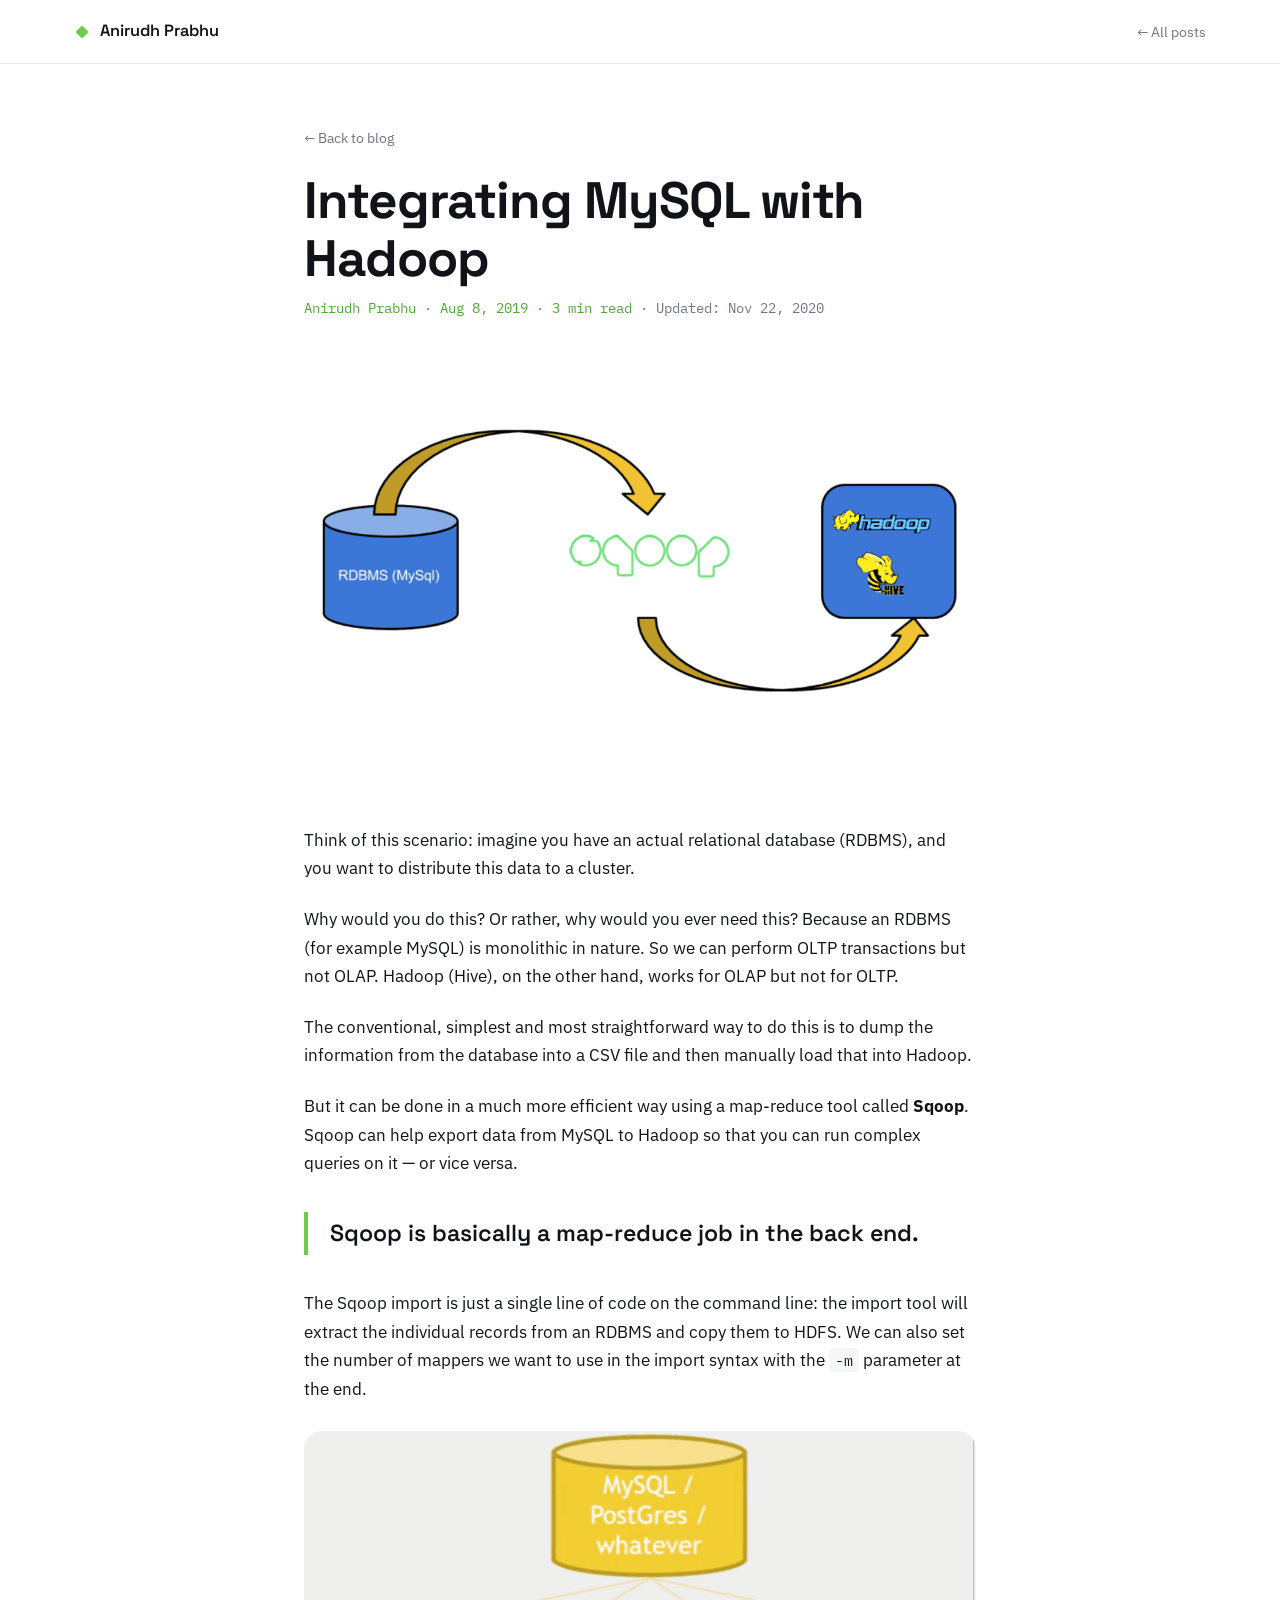
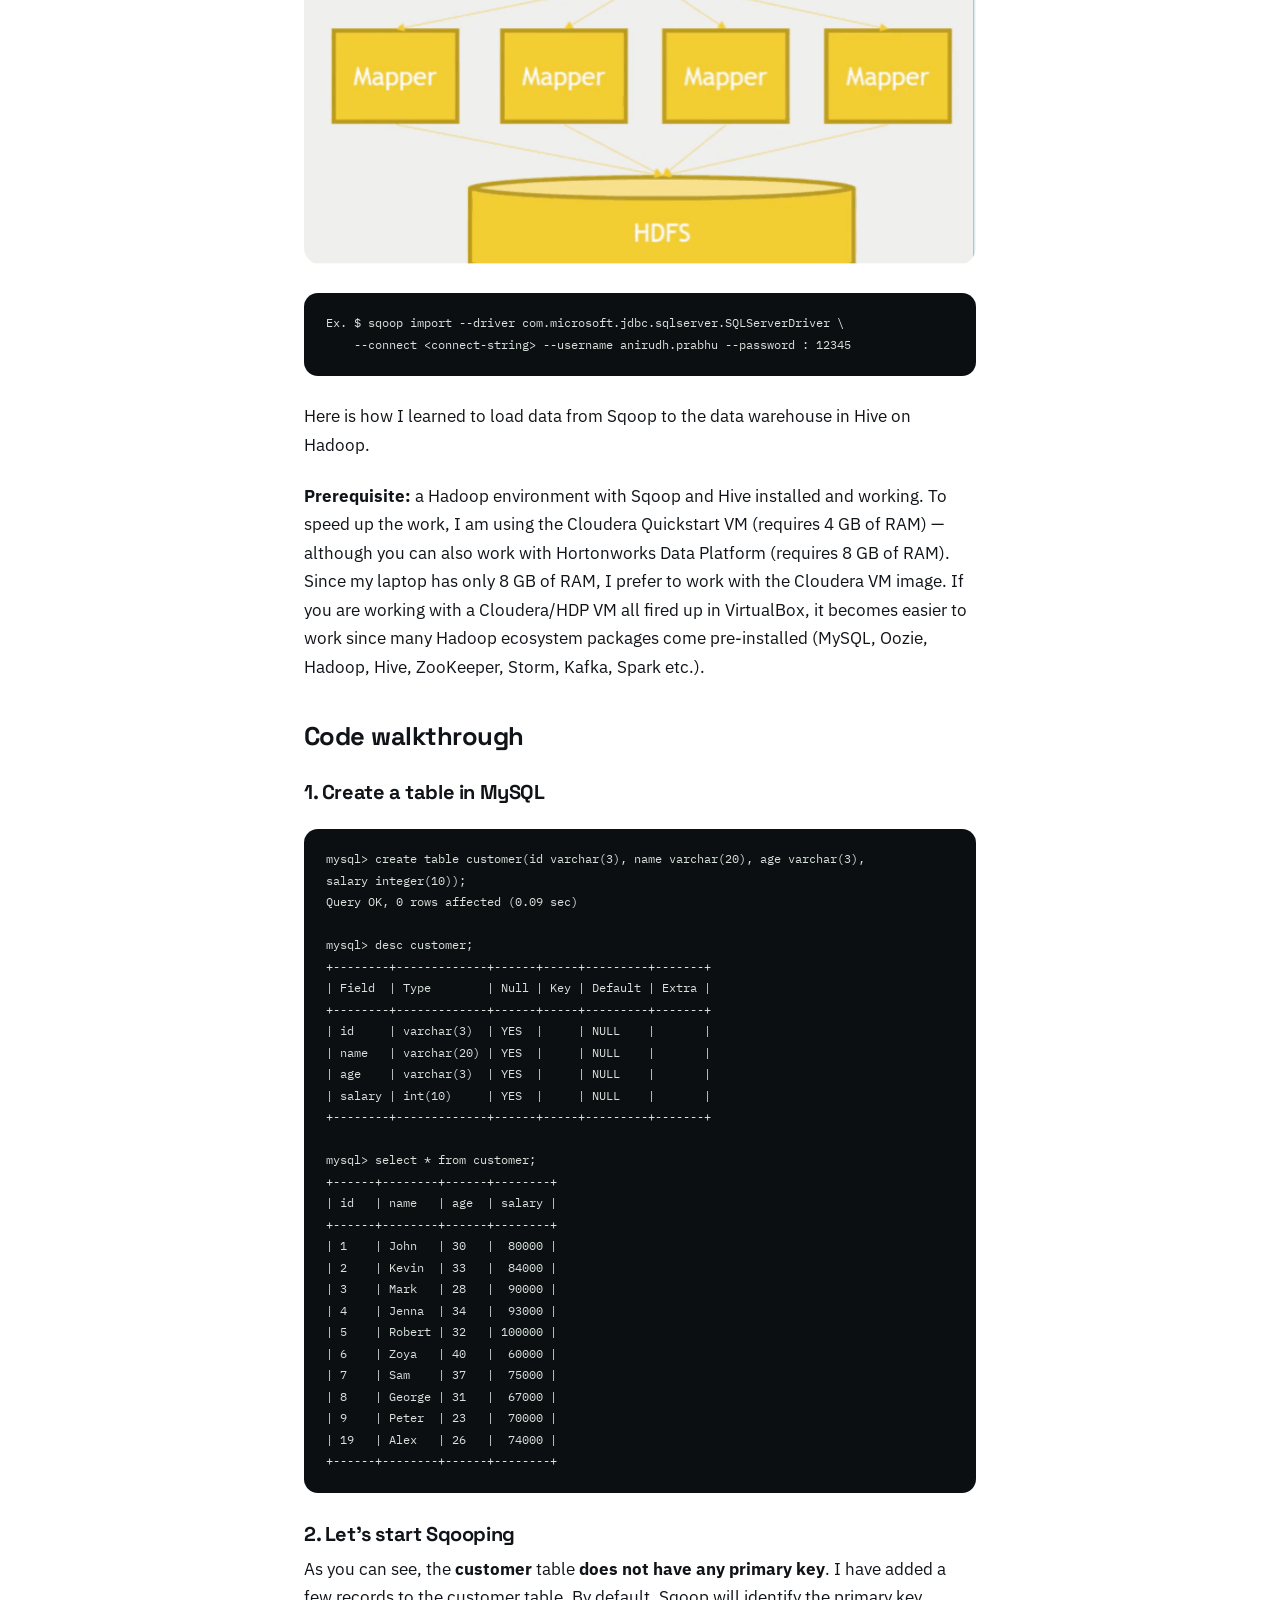
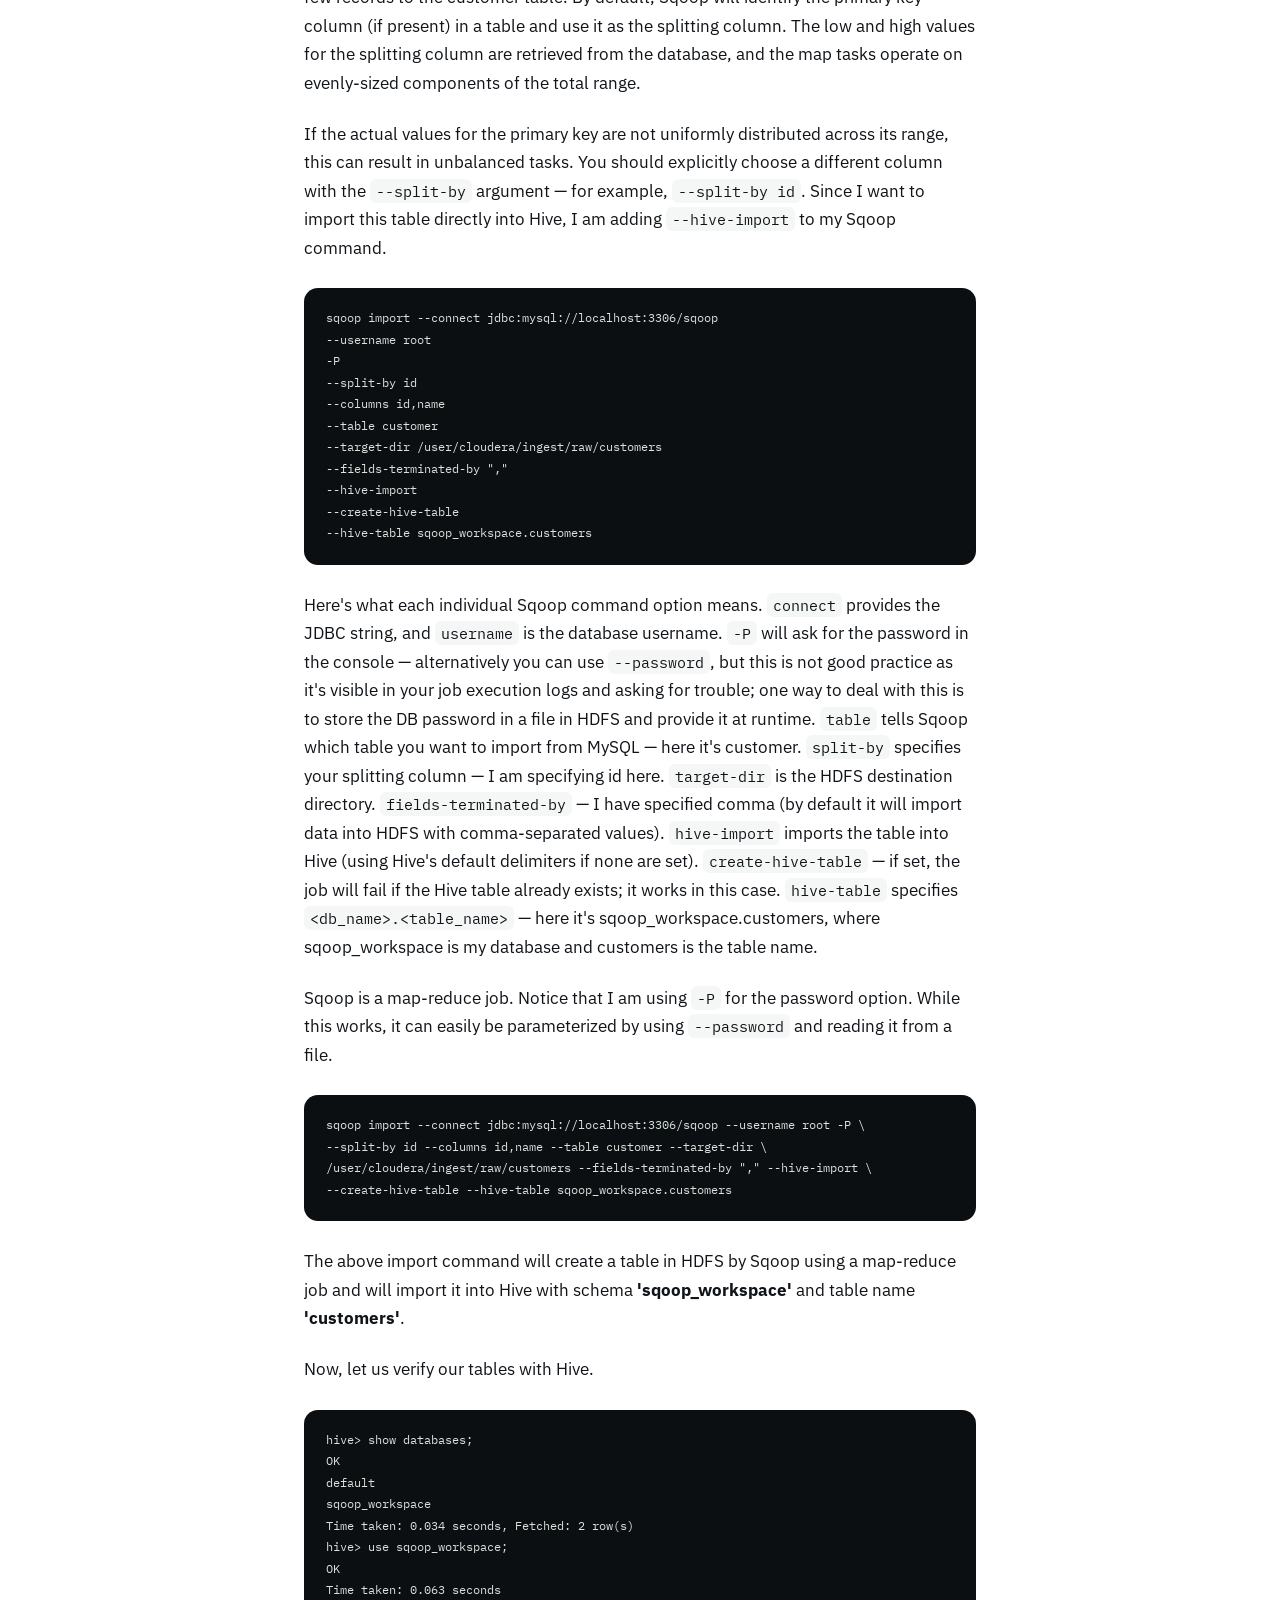
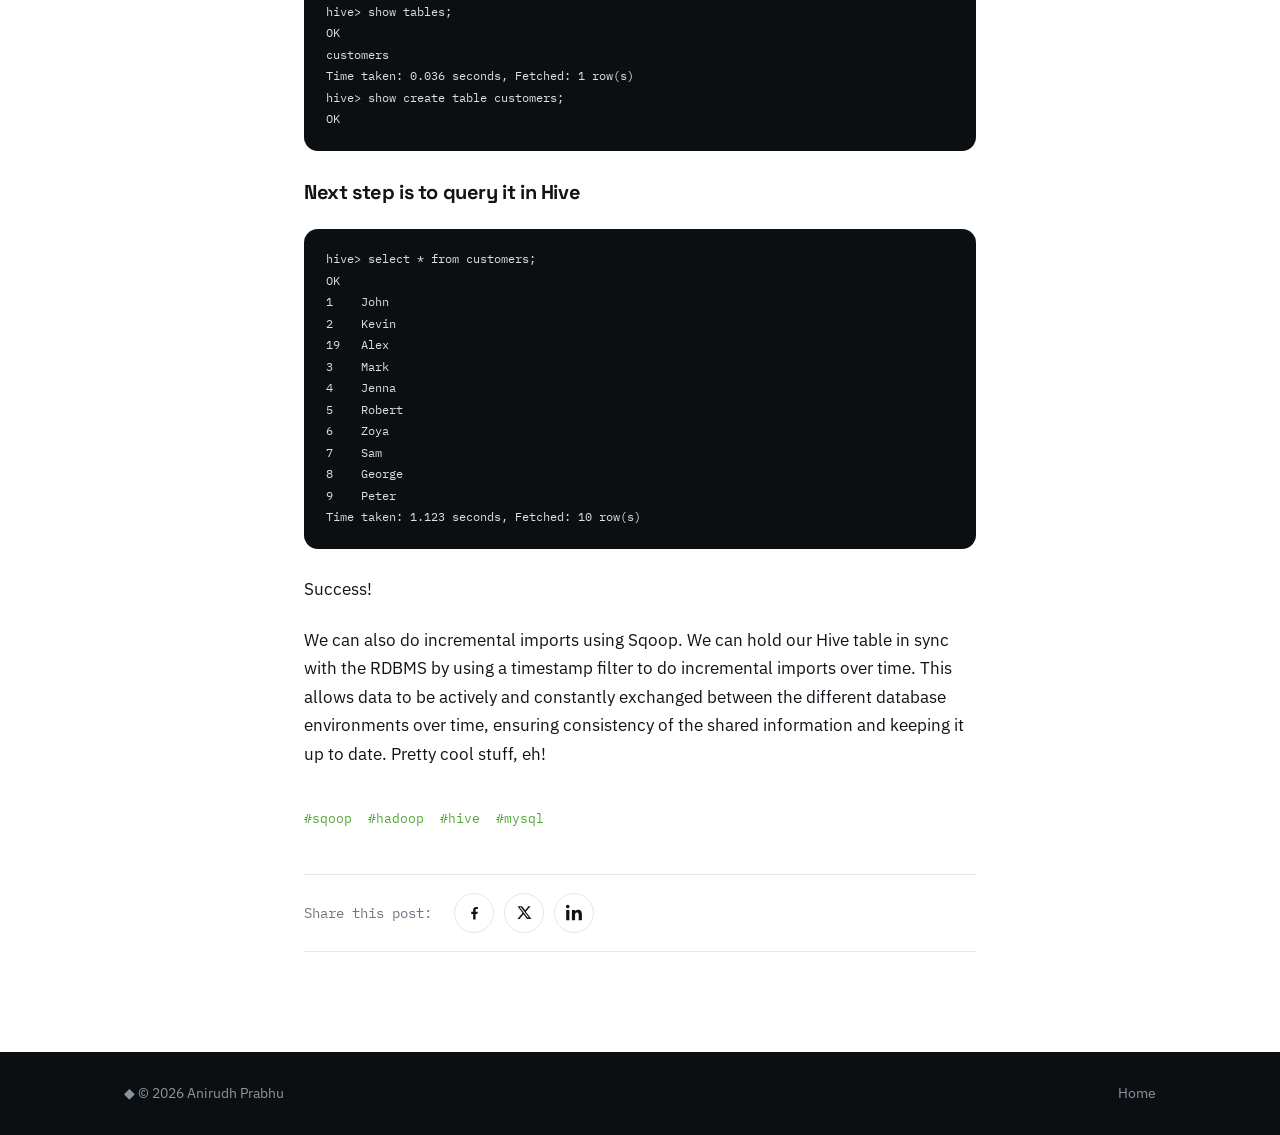
<file: blog/integrating-mysql-with-hadoop.html>
<!DOCTYPE html>
<html lang="en">
<head>
  <meta charset="UTF-8">
  <meta name="viewport" content="width=device-width, initial-scale=1.0">
  <title>Integrating MySQL with Hadoop — Anirudh Prabhu</title>
  <meta name="description" content="Why distribute relational data to a cluster — and how to bridge MySQL with the Hadoop ecosystem using Sqoop and Hive.">
  <link rel="icon" type="image/svg+xml" href="../assets/favicon.svg">
  <link rel="preconnect" href="https://fonts.googleapis.com">
  <link rel="preconnect" href="https://fonts.gstatic.com" crossorigin>
  <link href="https://fonts.googleapis.com/css2?family=Space+Grotesk:wght@400;500;600;700&family=IBM+Plex+Sans:wght@400;500;600&family=IBM+Plex+Mono:wght@400;500&display=swap" rel="stylesheet">
  <link rel="canonical" href="https://www.thatdatageek.com/blog/integrating-mysql-with-hadoop.html">
  <meta property="og:title" content="Integrating MySQL with Hadoop — Anirudh Prabhu">
  <meta property="og:description" content="Why distribute relational data to a cluster — and how to bridge MySQL with the Hadoop ecosystem using Sqoop and Hive.">
  <meta property="og:image" content="https://www.thatdatageek.com/assets/blog/hadoop-hero.png">
  <meta property="og:type" content="article">
  <meta property="og:url" content="https://www.thatdatageek.com/blog/integrating-mysql-with-hadoop.html">
  <meta name="twitter:card" content="summary_large_image">
  <meta name="theme-color" content="#0b0f12">
  <script type="application/ld+json">
  {
    "@context": "https://schema.org",
    "@type": "BlogPosting",
    "headline": "Integrating MySQL with Hadoop",
    "image": "https://www.thatdatageek.com/assets/blog/hadoop-hero.png",
    "datePublished": "2019-08-08",
    "dateModified": "2020-11-22",
    "author": { "@type": "Person", "name": "Anirudh Prabhu", "url": "https://www.thatdatageek.com/" },
    "mainEntityOfPage": "https://www.thatdatageek.com/blog/integrating-mysql-with-hadoop.html"
  }
  </script>
  <link rel="stylesheet" href="../style.css">
</head>
<body>
  <header class="nav scrolled">
    <nav class="nav-inner">
      <a href="../index.html" class="nav-brand">
        <svg class="nav-diamond" viewBox="0 0 24 24" aria-hidden="true"><rect x="5" y="5" width="14" height="14" transform="rotate(45 12 12)"/></svg>
        <span>Anirudh&nbsp;Prabhu</span>
      </a>
      <ul class="nav-links">
        <li><a href="../index.html#blog">← All posts</a></li>
      </ul>
    </nav>
  </header>

  <main class="post-page">
    <article class="post-container">
      <a class="post-back" href="../index.html#blog">← Back to blog</a>
      <h1>Integrating MySQL with Hadoop</h1>
      <span class="post-meta mono">Anirudh Prabhu · Aug 8, 2019 · 3 min read <em class="post-updated">· Updated: Nov 22, 2020</em></span>
      <img class="post-hero" src="../assets/blog/hadoop-hero.png" alt="Diagram of data flowing from a MySQL database through Sqoop into Hadoop">

      <div class="post-content">
        <p>Think of this scenario: imagine you have an actual relational database (RDBMS), and you want to distribute this data to a cluster.</p>
        <p>Why would you do this? Or rather, why would you ever need this? Because an RDBMS (for example MySQL) is monolithic in nature. So we can perform OLTP transactions but not OLAP. Hadoop (Hive), on the other hand, works for OLAP but not for OLTP.</p>
        <p>The conventional, simplest and most straightforward way to do this is to dump the information from the database into a CSV file and then manually load that into Hadoop.</p>
        <p>But it can be done in a much more efficient way using a map-reduce tool called <strong>Sqoop</strong>. Sqoop can help export data from MySQL to Hadoop so that you can run complex queries on it — or vice versa.</p>

        <p class="pullquote">Sqoop is basically a map-reduce job in the back end.</p>

        <p>The Sqoop import is just a single line of code on the command line: the import tool will extract the individual records from an RDBMS and copy them to HDFS. We can also set the number of mappers we want to use in the import syntax with the <code>-m</code> parameter at the end.</p>
        <img class="post-fig" src="../assets/blog/sqoop-mappers.png" alt="Diagram: mappers reading from MySQL in parallel and writing into HDFS" loading="lazy" onerror="this.style.display='none'">

<pre class="post-code"><code>Ex. $ sqoop import --driver com.microsoft.jdbc.sqlserver.SQLServerDriver \
    --connect &lt;connect-string&gt; --username anirudh.prabhu --password : 12345</code></pre>

        <p>Here is how I learned to load data from Sqoop to the data warehouse in Hive on Hadoop.</p>
        <p><strong>Prerequisite:</strong> a Hadoop environment with Sqoop and Hive installed and working. To speed up the work, I am using the Cloudera Quickstart VM (requires 4&nbsp;GB of RAM) — although you can also work with Hortonworks Data Platform (requires 8&nbsp;GB of RAM). Since my laptop has only 8&nbsp;GB of RAM, I prefer to work with the Cloudera VM image. If you are working with a Cloudera/HDP VM all fired up in VirtualBox, it becomes easier to work since many Hadoop ecosystem packages come pre-installed (MySQL, Oozie, Hadoop, Hive, ZooKeeper, Storm, Kafka, Spark etc.).</p>

        <h2>Code walkthrough</h2>
        <h3>1. Create a table in MySQL</h3>
<pre class="post-code"><code>mysql&gt; create table customer(id varchar(3), name varchar(20), age varchar(3),
salary integer(10));
Query OK, 0 rows affected (0.09 sec)

mysql&gt; desc customer;
+--------+-------------+------+-----+---------+-------+
| Field  | Type        | Null | Key | Default | Extra |
+--------+-------------+------+-----+---------+-------+
| id     | varchar(3)  | YES  |     | NULL    |       |
| name   | varchar(20) | YES  |     | NULL    |       |
| age    | varchar(3)  | YES  |     | NULL    |       |
| salary | int(10)     | YES  |     | NULL    |       |
+--------+-------------+------+-----+---------+-------+

mysql&gt; select * from customer;
+------+--------+------+--------+
| id   | name   | age  | salary |
+------+--------+------+--------+
| 1    | John   | 30   |  80000 |
| 2    | Kevin  | 33   |  84000 |
| 3    | Mark   | 28   |  90000 |
| 4    | Jenna  | 34   |  93000 |
| 5    | Robert | 32   | 100000 |
| 6    | Zoya   | 40   |  60000 |
| 7    | Sam    | 37   |  75000 |
| 8    | George | 31   |  67000 |
| 9    | Peter  | 23   |  70000 |
| 19   | Alex   | 26   |  74000 |
+------+--------+------+--------+</code></pre>

        <h3>2. Let's start Sqooping</h3>
        <p>As you can see, the <strong>customer</strong> table <strong>does not have any primary key</strong>. I have added a few records to the customer table. By default, Sqoop will identify the primary key column (if present) in a table and use it as the splitting column. The low and high values for the splitting column are retrieved from the database, and the map tasks operate on evenly-sized components of the total range.</p>
        <p>If the actual values for the primary key are not uniformly distributed across its range, this can result in unbalanced tasks. You should explicitly choose a different column with the <code>--split-by</code> argument — for example, <code>--split-by id</code>. Since I want to import this table directly into Hive, I am adding <code>--hive-import</code> to my Sqoop command.</p>

<pre class="post-code"><code>sqoop import --connect jdbc:mysql://localhost:3306/sqoop
--username root
-P
--split-by id
--columns id,name
--table customer
--target-dir /user/cloudera/ingest/raw/customers
--fields-terminated-by ","
--hive-import
--create-hive-table
--hive-table sqoop_workspace.customers</code></pre>

        <p>Here's what each individual Sqoop command option means. <code>connect</code> provides the JDBC string, and <code>username</code> is the database username. <code>-P</code> will ask for the password in the console — alternatively you can use <code>--password</code>, but this is not good practice as it's visible in your job execution logs and asking for trouble; one way to deal with this is to store the DB password in a file in HDFS and provide it at runtime. <code>table</code> tells Sqoop which table you want to import from MySQL — here it's customer. <code>split-by</code> specifies your splitting column — I am specifying id here. <code>target-dir</code> is the HDFS destination directory. <code>fields-terminated-by</code> — I have specified comma (by default it will import data into HDFS with comma-separated values). <code>hive-import</code> imports the table into Hive (using Hive's default delimiters if none are set). <code>create-hive-table</code> — if set, the job will fail if the Hive table already exists; it works in this case. <code>hive-table</code> specifies <code>&lt;db_name&gt;.&lt;table_name&gt;</code> — here it's sqoop_workspace.customers, where sqoop_workspace is my database and customers is the table name.</p>
        <p>Sqoop is a map-reduce job. Notice that I am using <code>-P</code> for the password option. While this works, it can easily be parameterized by using <code>--password</code> and reading it from a file.</p>

<pre class="post-code"><code>sqoop import --connect jdbc:mysql://localhost:3306/sqoop --username root -P \
--split-by id --columns id,name --table customer --target-dir \
/user/cloudera/ingest/raw/customers --fields-terminated-by "," --hive-import \
--create-hive-table --hive-table sqoop_workspace.customers</code></pre>

        <p>The above import command will create a table in HDFS by Sqoop using a map-reduce job and will import it into Hive with schema <strong>'sqoop_workspace'</strong> and table name <strong>'customers'</strong>.</p>
        <p>Now, let us verify our tables with Hive.</p>

<pre class="post-code"><code>hive&gt; show databases;
OK
default
sqoop_workspace
Time taken: 0.034 seconds, Fetched: 2 row(s)
hive&gt; use sqoop_workspace;
OK
Time taken: 0.063 seconds
hive&gt; show tables;
OK
customers
Time taken: 0.036 seconds, Fetched: 1 row(s)
hive&gt; show create table customers;
OK</code></pre>

        <h3>Next step is to query it in Hive</h3>
<pre class="post-code"><code>hive&gt; select * from customers;
OK
1    John
2    Kevin
19   Alex
3    Mark
4    Jenna
5    Robert
6    Zoya
7    Sam
8    George
9    Peter
Time taken: 1.123 seconds, Fetched: 10 row(s)</code></pre>
        <p>Success!</p>

        <p>We can also do incremental imports using Sqoop. We can hold our Hive table in sync with the RDBMS by using a timestamp filter to do incremental imports over time. This allows data to be actively and constantly exchanged between the different database environments over time, ensuring consistency of the shared information and keeping it up to date. Pretty cool stuff, eh!</p>

        <p class="post-tags mono">#sqoop&nbsp;&nbsp;#hadoop&nbsp;&nbsp;#hive&nbsp;&nbsp;#mysql</p>
      </div>

      <div class="engage-bar">        <span class="share-label mono" style="margin-left:0">Share this post:</span>
        <div class="share-row">
          <a class="share-btn" data-network="facebook" href="#" target="_blank" rel="noopener" aria-label="Share on Facebook">
            <svg viewBox="0 0 24 24"><path d="M13.5 22v-8h2.7l.4-3.2h-3.1V8.7c0-.9.3-1.6 1.6-1.6h1.7V4.2c-.3 0-1.3-.1-2.5-.1-2.5 0-4.2 1.5-4.2 4.3v2.4H7.4V14h2.7v8h3.4z"/></svg>
          </a>
          <a class="share-btn" data-network="twitter" href="#" target="_blank" rel="noopener" aria-label="Share on X (Twitter)">
            <svg viewBox="0 0 24 24"><path d="M17.5 3h3.1l-6.8 7.8L21.8 21h-6.3l-4.9-6.4L5 21H1.9l7.3-8.3L2.2 3h6.4l4.4 5.9L17.5 3zm-1.1 16.2h1.7L6.9 4.7H5.1l11.3 14.5z"/></svg>
          </a>
          <a class="share-btn" data-network="linkedin" href="#" target="_blank" rel="noopener" aria-label="Share on LinkedIn">
            <svg viewBox="0 0 24 24"><path d="M4.98 3.5C4.98 4.88 3.87 6 2.5 6S0 4.88 0 3.5 1.12 1 2.5 1s2.48 1.12 2.48 2.5zM.24 8.31h4.52V23H.24V8.31zM8.34 8.31h4.33v2h.06c.6-1.14 2.08-2.34 4.28-2.34 4.58 0 5.42 3.01 5.42 6.92V23h-4.51v-7.13c0-1.7-.03-3.89-2.37-3.89-2.37 0-2.73 1.85-2.73 3.76V23H8.34V8.31z"/></svg>
          </a>
        </div>
      </div>

      <section class="comments" id="comments">
        <h2 class="comments-title">Comments</h2>
        <div class="giscus"></div>
        <p class="comments-note mono">Sign in with GitHub to join the discussion.</p>
      </section>
    </article>
  </main>

  <footer class="footer">
    <div class="container footer-inner">
      <span>◆ © <span id="year"></span> Anirudh Prabhu</span>
      <a href="../index.html">Home</a>
    </div>
  </footer>
  <script src="../script.js"></script>
</body>
</html>
</file>
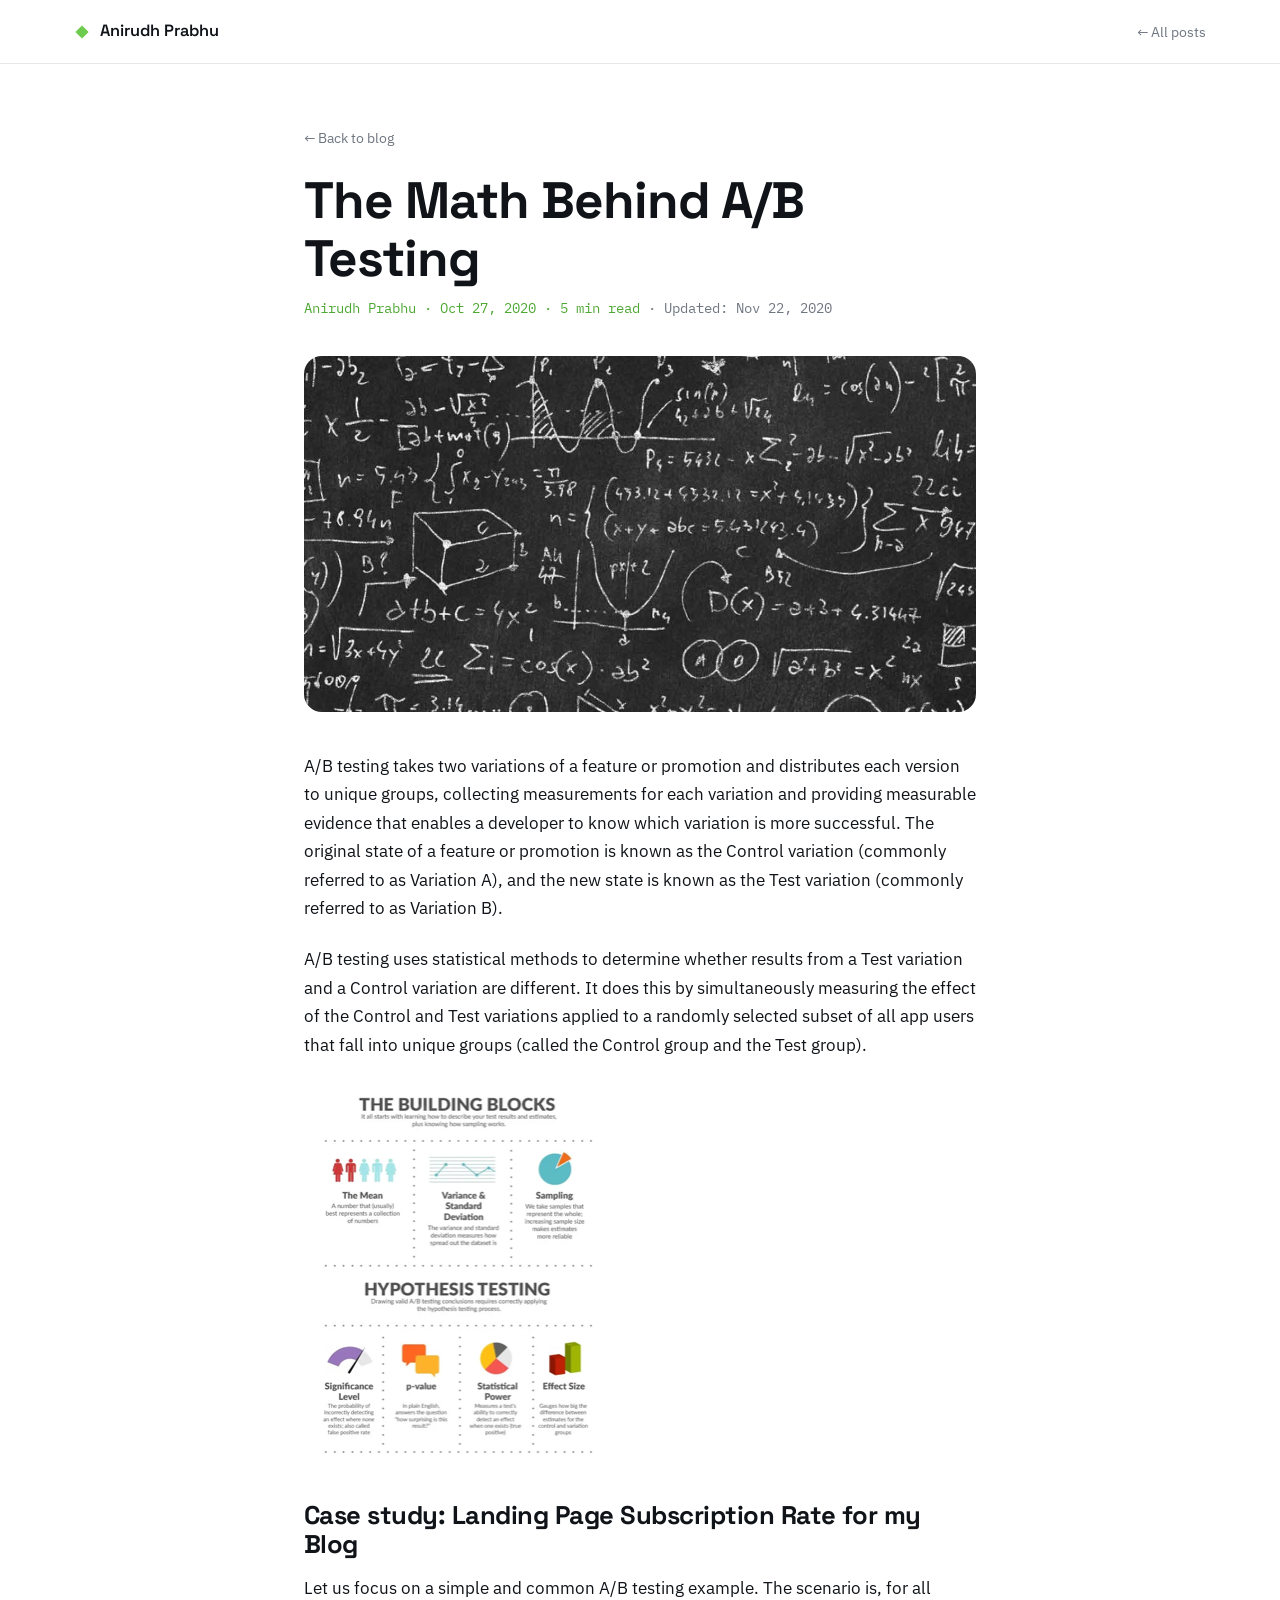
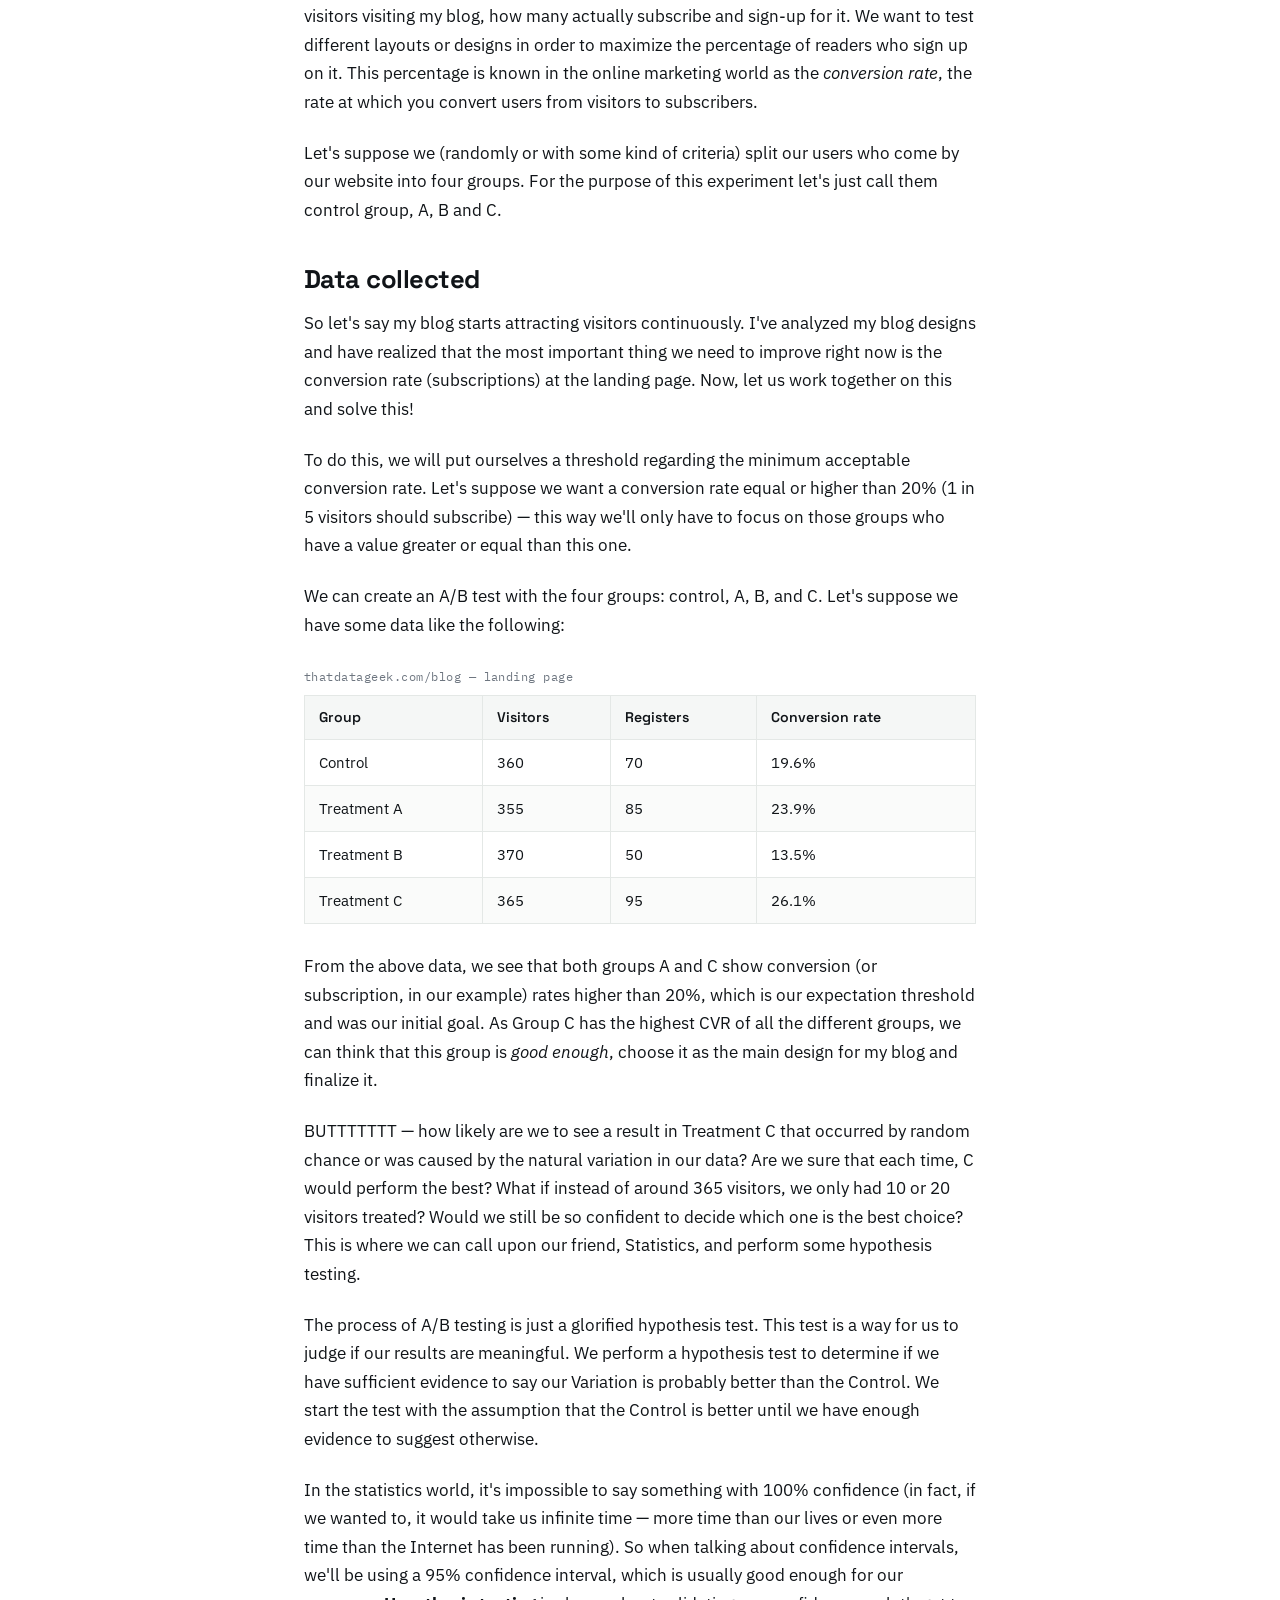
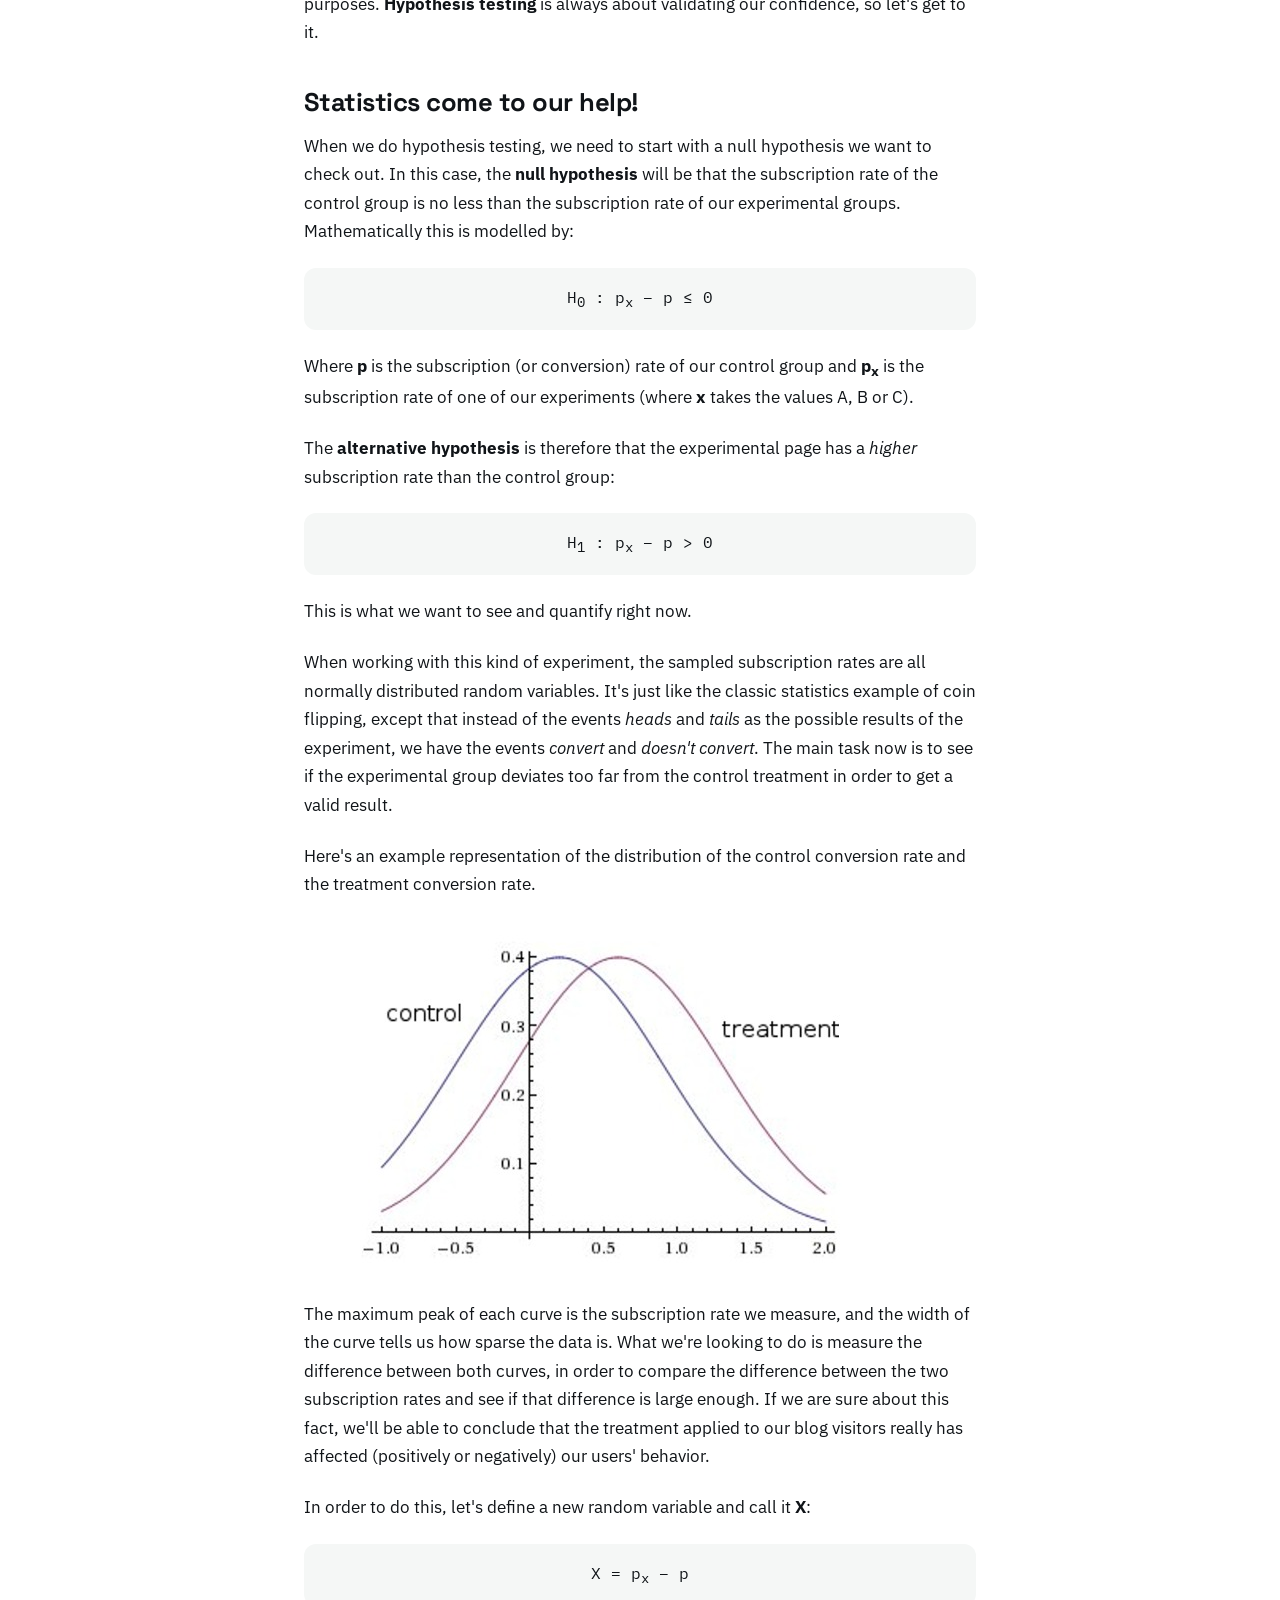
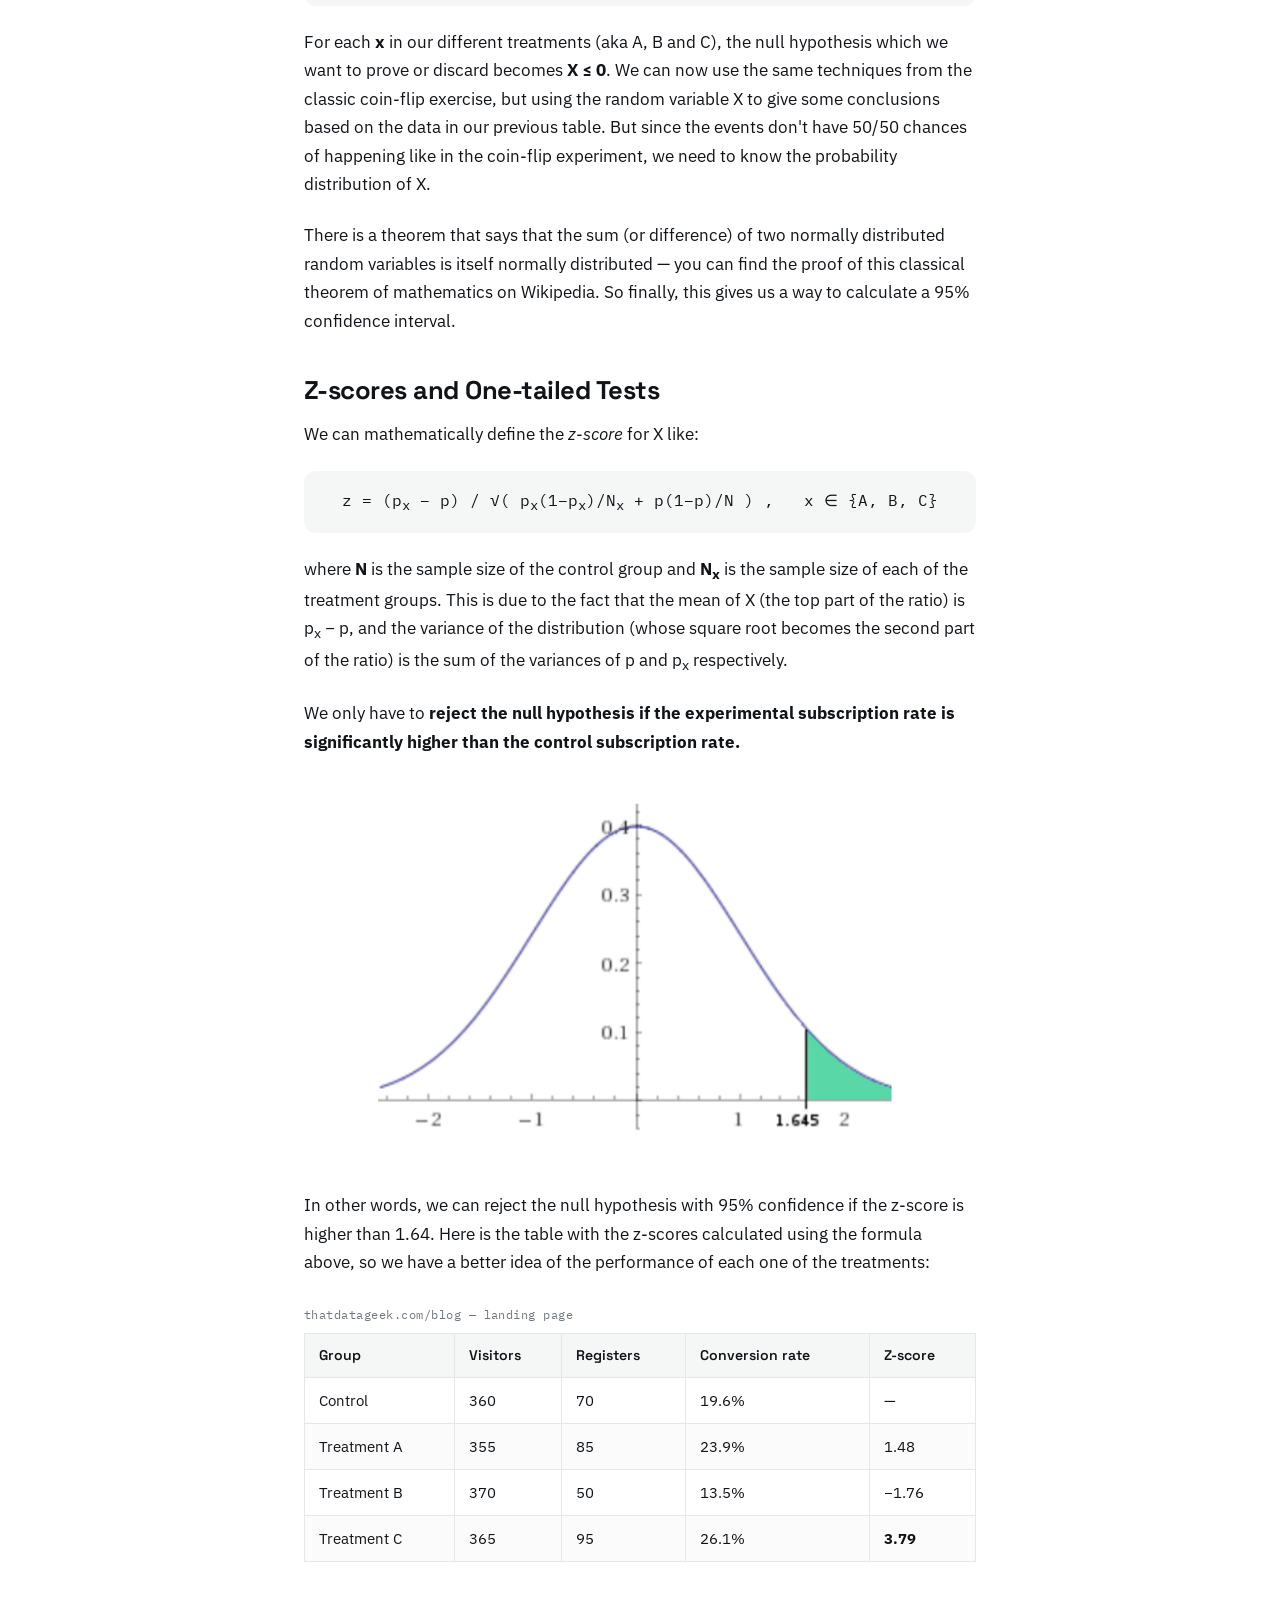
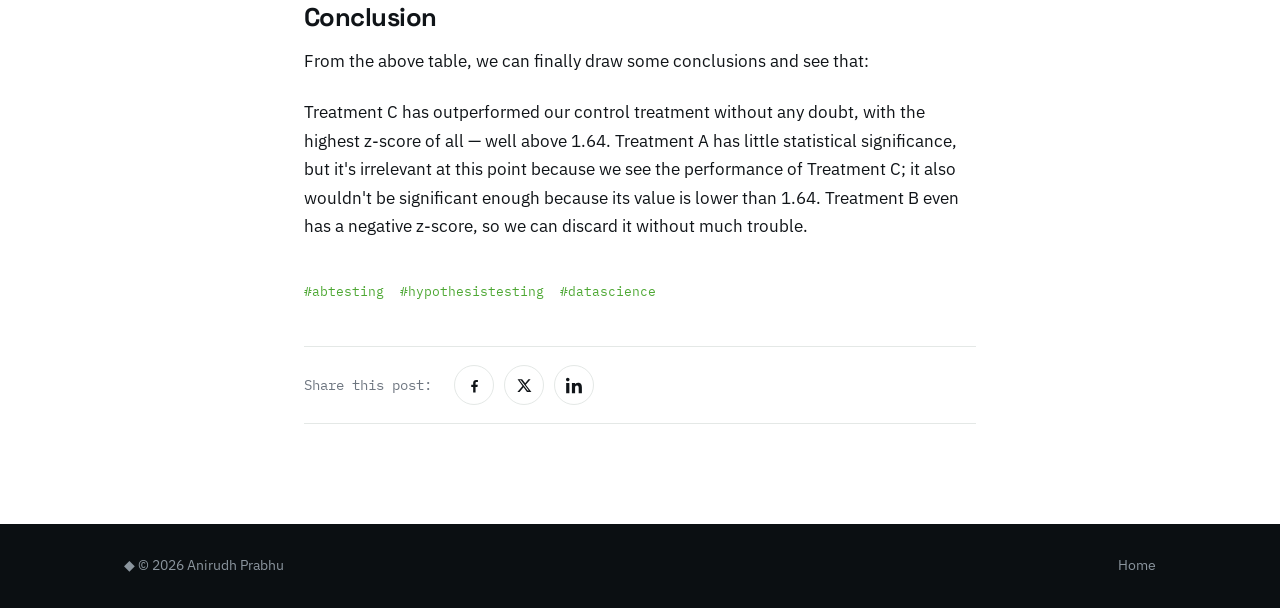
<file: blog/math-behind-ab-testing.html>
<!DOCTYPE html>
<html lang="en">
<head>
  <meta charset="UTF-8">
  <meta name="viewport" content="width=device-width, initial-scale=1.0">
  <title>The Math Behind A/B Testing — Anirudh Prabhu</title>
  <meta name="description" content="A/B testing takes two variations of a feature and lets statistics decide which one truly wins — hypothesis testing, z-scores and a real case study.">
  <link rel="icon" type="image/svg+xml" href="../assets/favicon.svg">
  <link rel="preconnect" href="https://fonts.googleapis.com">
  <link rel="preconnect" href="https://fonts.gstatic.com" crossorigin>
  <link href="https://fonts.googleapis.com/css2?family=Space+Grotesk:wght@400;500;600;700&family=IBM+Plex+Sans:wght@400;500;600&family=IBM+Plex+Mono:wght@400;500&display=swap" rel="stylesheet">
  <link rel="canonical" href="https://www.thatdatageek.com/blog/math-behind-ab-testing.html">
  <meta property="og:title" content="The Math Behind A/B Testing — Anirudh Prabhu">
  <meta property="og:description" content="A/B testing takes two variations of a feature and lets statistics decide which one truly wins — hypothesis testing, z-scores and a real case study.">
  <meta property="og:image" content="https://www.thatdatageek.com/assets/blog/ab-hero.jpg">
  <meta property="og:type" content="article">
  <meta property="og:url" content="https://www.thatdatageek.com/blog/math-behind-ab-testing.html">
  <meta name="twitter:card" content="summary_large_image">
  <meta name="theme-color" content="#0b0f12">
  <script type="application/ld+json">
  {
    "@context": "https://schema.org",
    "@type": "BlogPosting",
    "headline": "The Math Behind A/B Testing",
    "image": "https://www.thatdatageek.com/assets/blog/ab-hero.jpg",
    "datePublished": "2020-10-27",
    "dateModified": "2020-11-22",
    "author": { "@type": "Person", "name": "Anirudh Prabhu", "url": "https://www.thatdatageek.com/" },
    "mainEntityOfPage": "https://www.thatdatageek.com/blog/math-behind-ab-testing.html"
  }
  </script>
  <link rel="stylesheet" href="../style.css">
</head>
<body>
  <header class="nav scrolled">
    <nav class="nav-inner">
      <a href="../index.html" class="nav-brand">
        <svg class="nav-diamond" viewBox="0 0 24 24" aria-hidden="true"><rect x="5" y="5" width="14" height="14" transform="rotate(45 12 12)"/></svg>
        <span>Anirudh&nbsp;Prabhu</span>
      </a>
      <ul class="nav-links">
        <li><a href="../index.html#blog">← All posts</a></li>
      </ul>
    </nav>
  </header>

  <main class="post-page">
    <article class="post-container">
      <a class="post-back" href="../index.html#blog">← Back to blog</a>
      <h1>The Math Behind A/B Testing</h1>
      <span class="post-meta mono">Anirudh Prabhu · Oct 27, 2020 · 5 min read <em class="post-updated">· Updated: Nov 22, 2020</em></span>
      <img class="post-hero" src="../assets/blog/ab-hero.jpg" alt="Chalkboard covered in statistical formulas">

      <div class="post-content">
        <p>A/B testing takes two variations of a feature or promotion and distributes each version to unique groups, collecting measurements for each variation and providing measurable evidence that enables a developer to know which variation is more successful. The original state of a feature or promotion is known as the Control variation (commonly referred to as Variation A), and the new state is known as the Test variation (commonly referred to as Variation B).</p>

        <p>A/B testing uses statistical methods to determine whether results from a Test variation and a Control variation are different. It does this by simultaneously measuring the effect of the Control and Test variations applied to a randomly selected subset of all app users that fall into unique groups (called the Control group and the Test group).</p>

        <img class="post-fig" src="../assets/blog/ab-infographic.png" alt="Infographic: the building blocks of A/B testing — mean, variance, sampling — and hypothesis testing concepts" loading="lazy" onerror="this.style.display='none'">

        <h2>Case study: Landing Page Subscription Rate for my Blog</h2>
        <p>Let us focus on a simple and common A/B testing example. The scenario is, for all visitors visiting my blog, how many actually subscribe and sign-up for it. We want to test different layouts or designs in order to maximize the percentage of readers who sign up on it. This percentage is known in the online marketing world as the <em>conversion rate</em>, the rate at which you convert users from visitors to subscribers.</p>

        <p>Let's suppose we (randomly or with some kind of criteria) split our users who come by our website into four groups. For the purpose of this experiment let's just call them control group, A, B and C.</p>

        <h2>Data collected</h2>
        <p>So let's say my blog starts attracting visitors continuously. I've analyzed my blog designs and have realized that the most important thing we need to improve right now is the conversion rate (subscriptions) at the landing page. Now, let us work together on this and solve this!</p>
        <p>To do this, we will put ourselves a threshold regarding the minimum acceptable conversion rate. Let's suppose we want a conversion rate equal or higher than 20% (1 in 5 visitors should subscribe) — this way we'll only have to focus on those groups who have a value greater or equal than this one.</p>
        <p>We can create an A/B test with the four groups: control, A, B, and C. Let's suppose we have some data like the following:</p>

        <table class="post-table">
          <caption class="mono">thatdatageek.com/blog — landing page</caption>
          <thead>
            <tr><th>Group</th><th>Visitors</th><th>Registers</th><th>Conversion rate</th></tr>
          </thead>
          <tbody>
            <tr><td>Control</td><td>360</td><td>70</td><td>19.6%</td></tr>
            <tr><td>Treatment A</td><td>355</td><td>85</td><td>23.9%</td></tr>
            <tr><td>Treatment B</td><td>370</td><td>50</td><td>13.5%</td></tr>
            <tr><td>Treatment C</td><td>365</td><td>95</td><td>26.1%</td></tr>
          </tbody>
        </table>

        <p>From the above data, we see that both groups A and C show conversion (or subscription, in our example) rates higher than 20%, which is our expectation threshold and was our initial goal. As Group C has the highest CVR of all the different groups, we can think that this group is <em>good enough</em>, choose it as the main design for my blog and finalize it.</p>

        <p>BUTTTTTTT — how likely are we to see a result in Treatment C that occurred by random chance or was caused by the natural variation in our data? Are we sure that each time, C would perform the best? What if instead of around 365 visitors, we only had 10 or 20 visitors treated? Would we still be so confident to decide which one is the best choice? This is where we can call upon our friend, Statistics, and perform some hypothesis testing.</p>

        <p>The process of A/B testing is just a glorified hypothesis test. This test is a way for us to judge if our results are meaningful. We perform a hypothesis test to determine if we have sufficient evidence to say our Variation is probably better than the Control. We start the test with the assumption that the Control is better until we have enough evidence to suggest otherwise.</p>

        <p>In the statistics world, it's impossible to say something with 100% confidence (in fact, if we wanted to, it would take us infinite time — more time than our lives or even more time than the Internet has been running). So when talking about confidence intervals, we'll be using a 95% confidence interval, which is usually good enough for our purposes. <strong>Hypothesis testing</strong> is always about validating our confidence, so let's get to it.</p>

        <h2>Statistics come to our help!</h2>
        <p>When we do hypothesis testing, we need to start with a null hypothesis we want to check out. In this case, the <strong>null hypothesis</strong> will be that the subscription rate of the control group is no less than the subscription rate of our experimental groups. Mathematically this is modelled by:</p>
        <p class="formula mono">H<sub>0</sub> : p<sub>x</sub> − p ≤ 0</p>
        <p>Where <strong>p</strong> is the subscription (or conversion) rate of our control group and <strong>p<sub>x</sub></strong> is the subscription rate of one of our experiments (where <strong>x</strong> takes the values A, B or C).</p>

        <p>The <strong>alternative hypothesis</strong> is therefore that the experimental page has a <em>higher</em> subscription rate than the control group:</p>
        <p class="formula mono">H<sub>1</sub> : p<sub>x</sub> − p &gt; 0</p>
        <p>This is what we want to see and quantify right now.</p>

        <p>When working with this kind of experiment, the sampled subscription rates are all normally distributed random variables. It's just like the classic statistics example of coin flipping, except that instead of the events <em>heads</em> and <em>tails</em> as the possible results of the experiment, we have the events <em>convert</em> and <em>doesn't convert</em>. The main task now is to see if the experimental group deviates too far from the control treatment in order to get a valid result.</p>

        <p>Here's an example representation of the distribution of the control conversion rate and the treatment conversion rate.</p>
        <img class="post-fig" src="../assets/blog/ab-distributions.png" alt="Two overlapping normal distribution curves labelled control and treatment" loading="lazy" onerror="this.style.display='none'">

        <p>The maximum peak of each curve is the subscription rate we measure, and the width of the curve tells us how sparse the data is. What we're looking to do is measure the difference between both curves, in order to compare the difference between the two subscription rates and see if that difference is large enough. If we are sure about this fact, we'll be able to conclude that the treatment applied to our blog visitors really has affected (positively or negatively) our users' behavior.</p>
        <p>In order to do this, let's define a new random variable and call it <strong>X</strong>:</p>
        <p class="formula mono">X = p<sub>x</sub> − p</p>
        <p>For each <strong>x</strong> in our different treatments (aka A, B and C), the null hypothesis which we want to prove or discard becomes <strong>X ≤ 0</strong>. We can now use the same techniques from the classic coin-flip exercise, but using the random variable X to give some conclusions based on the data in our previous table. But since the events don't have 50/50 chances of happening like in the coin-flip experiment, we need to know the probability distribution of X.</p>

        <p>There is a theorem that says that the sum (or difference) of two normally distributed random variables is itself normally distributed — you can find the proof of this classical theorem of mathematics on Wikipedia. So finally, this gives us a way to calculate a 95% confidence interval.</p>

        <h2>Z-scores and One-tailed Tests</h2>
        <p>We can mathematically define the <em>z-score</em> for X like:</p>
        <p class="formula mono">z = (p<sub>x</sub> − p) / √( p<sub>x</sub>(1−p<sub>x</sub>)/N<sub>x</sub> + p(1−p)/N ) ,&nbsp;&nbsp; x ∈ {A, B, C}</p>
        <p>where <strong>N</strong> is the sample size of the control group and <strong>N<sub>x</sub></strong> is the sample size of each of the treatment groups. This is due to the fact that the mean of X (the top part of the ratio) is p<sub>x</sub> − p, and the variance of the distribution (whose square root becomes the second part of the ratio) is the sum of the variances of p and p<sub>x</sub> respectively.</p>

        <p>We only have to <strong>reject the null hypothesis if the experimental subscription rate is significantly higher than the control subscription rate.</strong></p>
        <img class="post-fig" src="../assets/blog/ab-one-tailed.png" alt="Normal distribution with the right tail shaded beyond z = 1.645, illustrating a one-tailed test" loading="lazy" onerror="this.style.display='none'">

        <p>In other words, we can reject the null hypothesis with 95% confidence if the z-score is higher than 1.64. Here is the table with the z-scores calculated using the formula above, so we have a better idea of the performance of each one of the treatments:</p>

        <table class="post-table">
          <caption class="mono">thatdatageek.com/blog — landing page</caption>
          <thead>
            <tr><th>Group</th><th>Visitors</th><th>Registers</th><th>Conversion rate</th><th>Z-score</th></tr>
          </thead>
          <tbody>
            <tr><td>Control</td><td>360</td><td>70</td><td>19.6%</td><td>—</td></tr>
            <tr><td>Treatment A</td><td>355</td><td>85</td><td>23.9%</td><td>1.48</td></tr>
            <tr><td>Treatment B</td><td>370</td><td>50</td><td>13.5%</td><td>−1.76</td></tr>
            <tr><td>Treatment C</td><td>365</td><td>95</td><td>26.1%</td><td><strong>3.79</strong></td></tr>
          </tbody>
        </table>

        <h2>Conclusion</h2>
        <p>From the above table, we can finally draw some conclusions and see that:</p>
        <p>Treatment C has outperformed our control treatment without any doubt, with the highest z-score of all — well above 1.64. Treatment A has little statistical significance, but it's irrelevant at this point because we see the performance of Treatment C; it also wouldn't be significant enough because its value is lower than 1.64. Treatment B even has a negative z-score, so we can discard it without much trouble.</p>

        <p class="post-tags mono">#abtesting&nbsp;&nbsp;#hypothesistesting&nbsp;&nbsp;#datascience</p>
      </div>

      <div class="engage-bar">        <span class="share-label mono" style="margin-left:0">Share this post:</span>
        <div class="share-row">
          <a class="share-btn" data-network="facebook" href="#" target="_blank" rel="noopener" aria-label="Share on Facebook">
            <svg viewBox="0 0 24 24"><path d="M13.5 22v-8h2.7l.4-3.2h-3.1V8.7c0-.9.3-1.6 1.6-1.6h1.7V4.2c-.3 0-1.3-.1-2.5-.1-2.5 0-4.2 1.5-4.2 4.3v2.4H7.4V14h2.7v8h3.4z"/></svg>
          </a>
          <a class="share-btn" data-network="twitter" href="#" target="_blank" rel="noopener" aria-label="Share on X (Twitter)">
            <svg viewBox="0 0 24 24"><path d="M17.5 3h3.1l-6.8 7.8L21.8 21h-6.3l-4.9-6.4L5 21H1.9l7.3-8.3L2.2 3h6.4l4.4 5.9L17.5 3zm-1.1 16.2h1.7L6.9 4.7H5.1l11.3 14.5z"/></svg>
          </a>
          <a class="share-btn" data-network="linkedin" href="#" target="_blank" rel="noopener" aria-label="Share on LinkedIn">
            <svg viewBox="0 0 24 24"><path d="M4.98 3.5C4.98 4.88 3.87 6 2.5 6S0 4.88 0 3.5 1.12 1 2.5 1s2.48 1.12 2.48 2.5zM.24 8.31h4.52V23H.24V8.31zM8.34 8.31h4.33v2h.06c.6-1.14 2.08-2.34 4.28-2.34 4.58 0 5.42 3.01 5.42 6.92V23h-4.51v-7.13c0-1.7-.03-3.89-2.37-3.89-2.37 0-2.73 1.85-2.73 3.76V23H8.34V8.31z"/></svg>
          </a>
        </div>
      </div>

      <section class="comments" id="comments">
        <h2 class="comments-title">Comments</h2>
        <div class="giscus"></div>
        <p class="comments-note mono">Sign in with GitHub to join the discussion.</p>
      </section>
    </article>
  </main>

  <footer class="footer">
    <div class="container footer-inner">
      <span>◆ © <span id="year"></span> Anirudh Prabhu</span>
      <a href="../index.html">Home</a>
    </div>
  </footer>
  <script src="../script.js"></script>
</body>
</html>
</file>
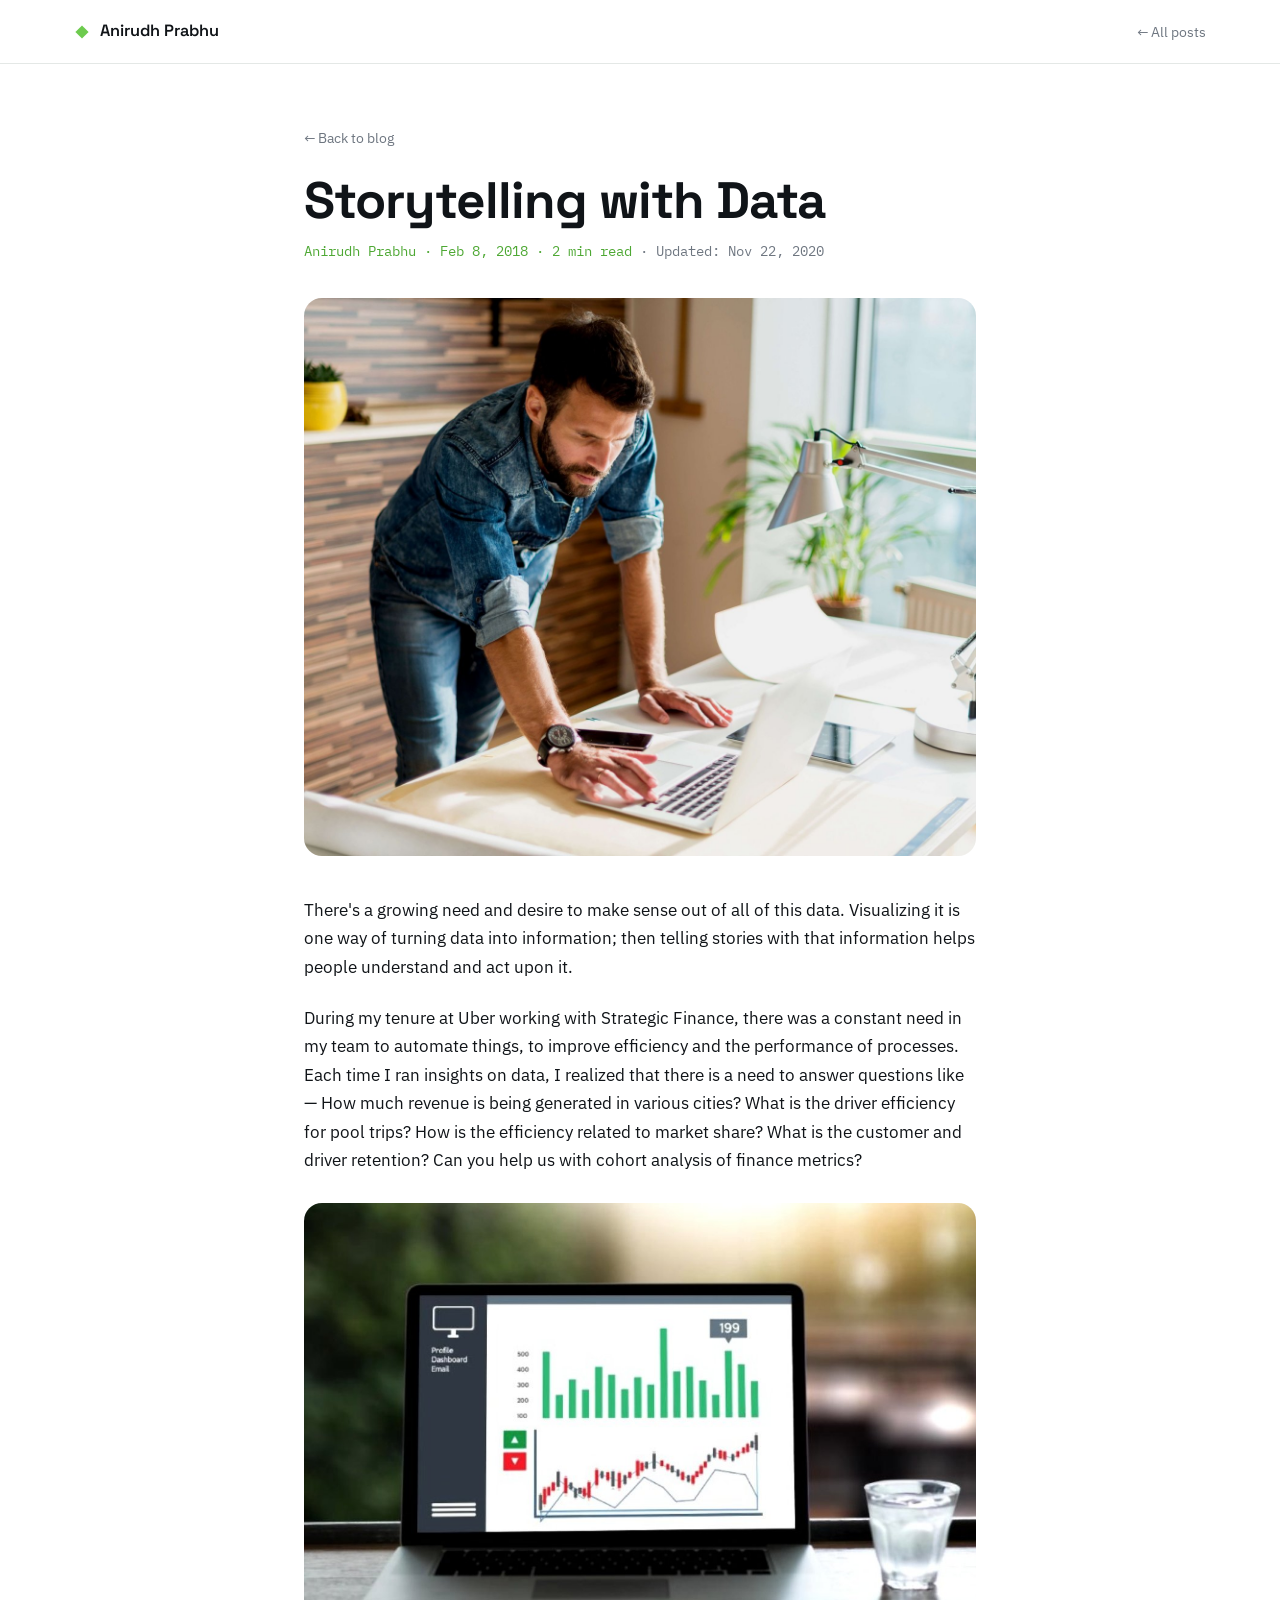
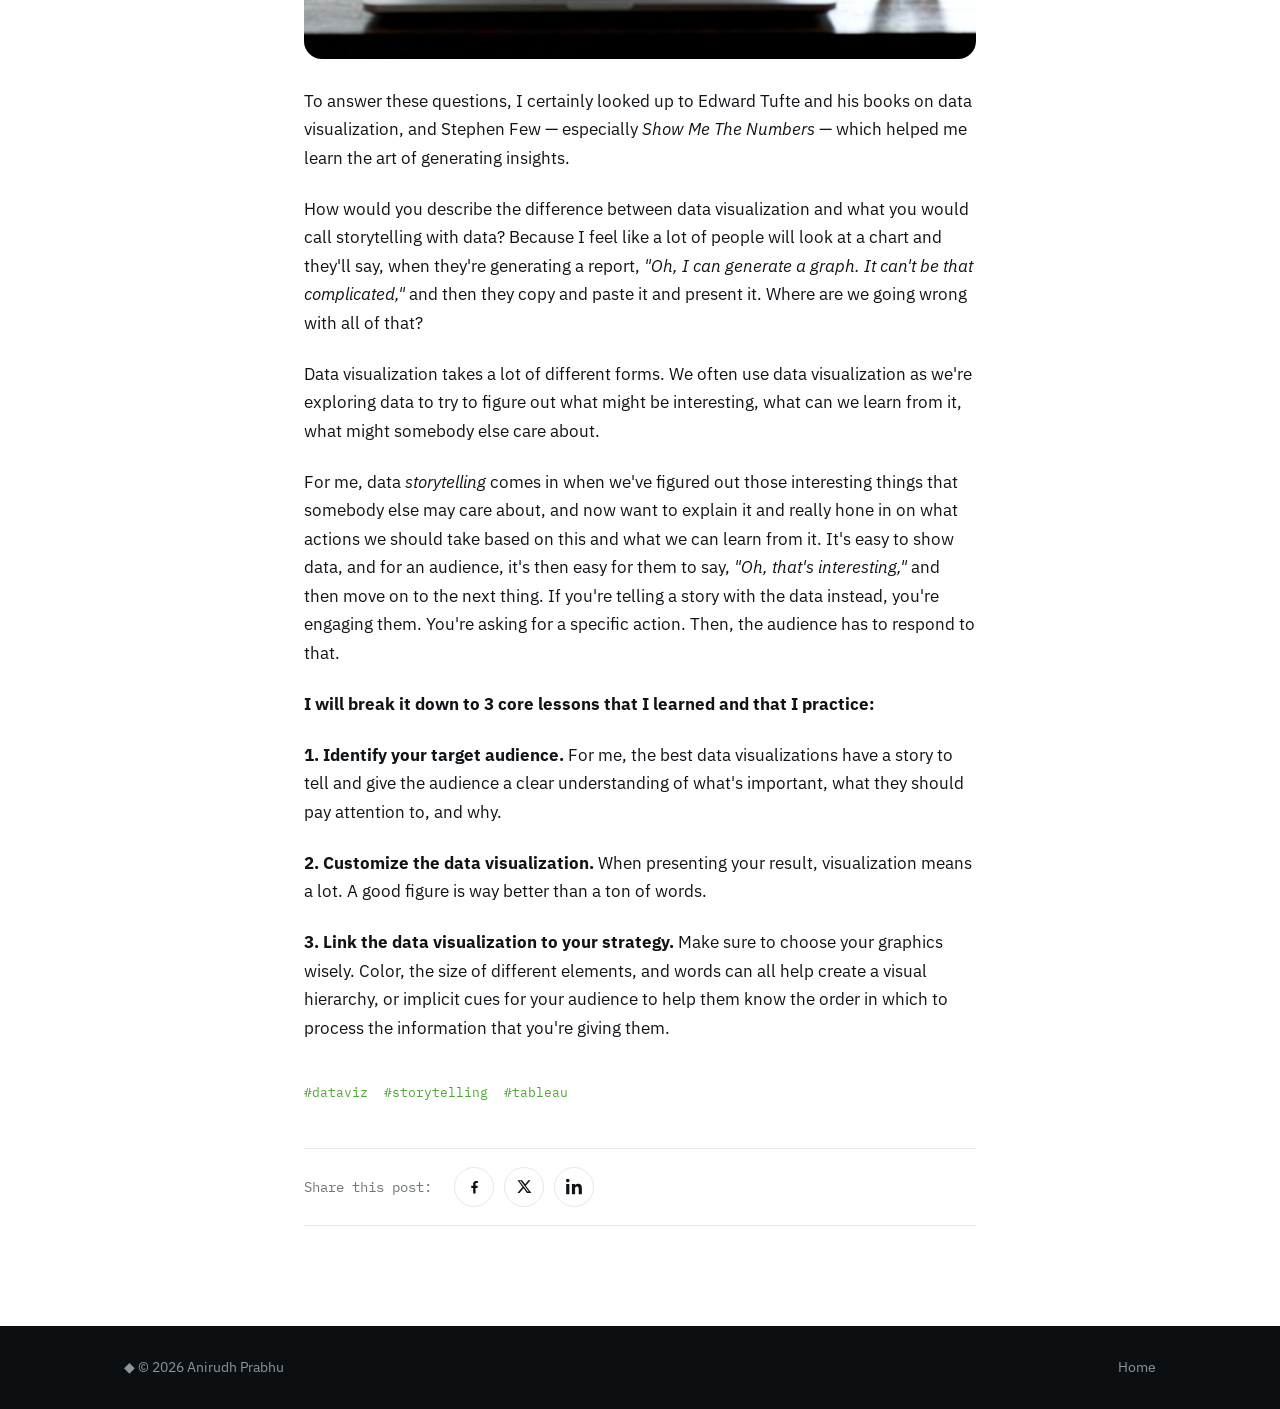
<file: blog/storytelling-with-data.html>
<!DOCTYPE html>
<html lang="en">
<head>
  <meta charset="UTF-8">
  <meta name="viewport" content="width=device-width, initial-scale=1.0">
  <title>Storytelling with Data — Anirudh Prabhu</title>
  <meta name="description" content="Turning data into information, and information into stories people understand and act upon.">
  <link rel="icon" type="image/svg+xml" href="../assets/favicon.svg">
  <link rel="preconnect" href="https://fonts.googleapis.com">
  <link rel="preconnect" href="https://fonts.gstatic.com" crossorigin>
  <link href="https://fonts.googleapis.com/css2?family=Space+Grotesk:wght@400;500;600;700&family=IBM+Plex+Sans:wght@400;500;600&family=IBM+Plex+Mono:wght@400;500&display=swap" rel="stylesheet">
  <link rel="canonical" href="https://www.thatdatageek.com/blog/storytelling-with-data.html">
  <meta property="og:title" content="Storytelling with Data — Anirudh Prabhu">
  <meta property="og:description" content="Turning data into information, and information into stories people understand and act upon.">
  <meta property="og:image" content="https://www.thatdatageek.com/assets/blog/storytelling-hero.jpg">
  <meta property="og:type" content="article">
  <meta property="og:url" content="https://www.thatdatageek.com/blog/storytelling-with-data.html">
  <meta name="twitter:card" content="summary_large_image">
  <meta name="theme-color" content="#0b0f12">
  <script type="application/ld+json">
  {
    "@context": "https://schema.org",
    "@type": "BlogPosting",
    "headline": "Storytelling with Data",
    "image": "https://www.thatdatageek.com/assets/blog/storytelling-hero.jpg",
    "datePublished": "2018-02-08",
    "dateModified": "2020-11-22",
    "author": { "@type": "Person", "name": "Anirudh Prabhu", "url": "https://www.thatdatageek.com/" },
    "mainEntityOfPage": "https://www.thatdatageek.com/blog/storytelling-with-data.html"
  }
  </script>
  <link rel="stylesheet" href="../style.css">
</head>
<body>
  <header class="nav scrolled">
    <nav class="nav-inner">
      <a href="../index.html" class="nav-brand">
        <svg class="nav-diamond" viewBox="0 0 24 24" aria-hidden="true"><rect x="5" y="5" width="14" height="14" transform="rotate(45 12 12)"/></svg>
        <span>Anirudh&nbsp;Prabhu</span>
      </a>
      <ul class="nav-links">
        <li><a href="../index.html#blog">← All posts</a></li>
      </ul>
    </nav>
  </header>

  <main class="post-page">
    <article class="post-container">
      <a class="post-back" href="../index.html#blog">← Back to blog</a>
      <h1>Storytelling with Data</h1>
      <span class="post-meta mono">Anirudh Prabhu · Feb 8, 2018 · 2 min read <em class="post-updated">· Updated: Nov 22, 2020</em></span>
      <img class="post-hero" src="../assets/blog/storytelling-hero.jpg" alt="Person working with documents and a laptop at a bright desk">

      <div class="post-content">
        <p>There's a growing need and desire to make sense out of all of this data. Visualizing it is one way of turning data into information; then telling stories with that information helps people understand and act upon it.</p>

        <p>During my tenure at Uber working with Strategic Finance, there was a constant need in my team to automate things, to improve efficiency and the performance of processes. Each time I ran insights on data, I realized that there is a need to answer questions like — How much revenue is being generated in various cities? What is the driver efficiency for pool trips? How is the efficiency related to market share? What is the customer and driver retention? Can you help us with cohort analysis of finance metrics?</p>

        <img class="post-fig" src="../assets/blog/storytelling-laptop.jpg" alt="Laptop displaying a business dashboard with bar and line charts" loading="lazy" onerror="this.style.display='none'">

        <p>To answer these questions, I certainly looked up to Edward Tufte and his books on data visualization, and Stephen Few — especially <em>Show Me The Numbers</em> — which helped me learn the art of generating insights.</p>

        <p>How would you describe the difference between data visualization and what you would call storytelling with data? Because I feel like a lot of people will look at a chart and they'll say, when they're generating a report, <em>"Oh, I can generate a graph. It can't be that complicated,"</em> and then they copy and paste it and present it. Where are we going wrong with all of that?</p>

        <p>Data visualization takes a lot of different forms. We often use data visualization as we're exploring data to try to figure out what might be interesting, what can we learn from it, what might somebody else care about.</p>

        <p>For me, data <em>storytelling</em> comes in when we've figured out those interesting things that somebody else may care about, and now want to explain it and really hone in on what actions we should take based on this and what we can learn from it. It's easy to show data, and for an audience, it's then easy for them to say, <em>"Oh, that's interesting,"</em> and then move on to the next thing. If you're telling a story with the data instead, you're engaging them. You're asking for a specific action. Then, the audience has to respond to that.</p>

        <p><strong>I will break it down to 3 core lessons that I learned and that I practice:</strong></p>

        <p><strong>1. Identify your target audience.</strong> For me, the best data visualizations have a story to tell and give the audience a clear understanding of what's important, what they should pay attention to, and why.</p>
        <p><strong>2. Customize the data visualization.</strong> When presenting your result, visualization means a lot. A good figure is way better than a ton of words.</p>
        <p><strong>3. Link the data visualization to your strategy.</strong> Make sure to choose your graphics wisely. Color, the size of different elements, and words can all help create a visual hierarchy, or implicit cues for your audience to help them know the order in which to process the information that you're giving them.</p>

        <p class="post-tags mono">#dataviz&nbsp;&nbsp;#storytelling&nbsp;&nbsp;#tableau</p>
      </div>

      <div class="engage-bar">        <span class="share-label mono" style="margin-left:0">Share this post:</span>
        <div class="share-row">
          <a class="share-btn" data-network="facebook" href="#" target="_blank" rel="noopener" aria-label="Share on Facebook">
            <svg viewBox="0 0 24 24"><path d="M13.5 22v-8h2.7l.4-3.2h-3.1V8.7c0-.9.3-1.6 1.6-1.6h1.7V4.2c-.3 0-1.3-.1-2.5-.1-2.5 0-4.2 1.5-4.2 4.3v2.4H7.4V14h2.7v8h3.4z"/></svg>
          </a>
          <a class="share-btn" data-network="twitter" href="#" target="_blank" rel="noopener" aria-label="Share on X (Twitter)">
            <svg viewBox="0 0 24 24"><path d="M17.5 3h3.1l-6.8 7.8L21.8 21h-6.3l-4.9-6.4L5 21H1.9l7.3-8.3L2.2 3h6.4l4.4 5.9L17.5 3zm-1.1 16.2h1.7L6.9 4.7H5.1l11.3 14.5z"/></svg>
          </a>
          <a class="share-btn" data-network="linkedin" href="#" target="_blank" rel="noopener" aria-label="Share on LinkedIn">
            <svg viewBox="0 0 24 24"><path d="M4.98 3.5C4.98 4.88 3.87 6 2.5 6S0 4.88 0 3.5 1.12 1 2.5 1s2.48 1.12 2.48 2.5zM.24 8.31h4.52V23H.24V8.31zM8.34 8.31h4.33v2h.06c.6-1.14 2.08-2.34 4.28-2.34 4.58 0 5.42 3.01 5.42 6.92V23h-4.51v-7.13c0-1.7-.03-3.89-2.37-3.89-2.37 0-2.73 1.85-2.73 3.76V23H8.34V8.31z"/></svg>
          </a>
        </div>
      </div>

      <section class="comments" id="comments">
        <h2 class="comments-title">Comments</h2>
        <div class="giscus"></div>
        <p class="comments-note mono">Sign in with GitHub to join the discussion.</p>
      </section>
    </article>
  </main>

  <footer class="footer">
    <div class="container footer-inner">
      <span>◆ © <span id="year"></span> Anirudh Prabhu</span>
      <a href="../index.html">Home</a>
    </div>
  </footer>
  <script src="../script.js"></script>
</body>
</html>
</file>
<file: style.css>
/* ============================================================
   That Data Geek — thatdatageek.com
   Palette: ink #101418 · paper #FFFFFF · mist #F5F7F6
            geek-green #6DCB4E · deep #0B0F12 · gray #6E7680
   Type:    Space Grotesk (display) · IBM Plex Sans (body)
            IBM Plex Mono (data labels)
   ============================================================ */

:root {
  --ink: #101418;
  --paper: #ffffff;
  --mist: #f5f7f6;
  --green: #6dcb4e;
  --green-dark: #4ea834;
  --deep: #0b0f12;
  --gray: #6e7680;
  --line: #e4e8e6;
  --font-display: "Space Grotesk", system-ui, sans-serif;
  --font-body: "IBM Plex Sans", system-ui, sans-serif;
  --font-mono: "IBM Plex Mono", ui-monospace, monospace;
  --nav-h: 64px;
  --radius: 18px;
}

* { margin: 0; padding: 0; box-sizing: border-box; }

html { scroll-behavior: smooth; scroll-padding-top: calc(var(--nav-h) + 12px); }

body {
  font-family: var(--font-body);
  color: var(--ink);
  background: var(--paper);
  line-height: 1.65;
  -webkit-font-smoothing: antialiased;
}

.mono { font-family: var(--font-mono); }

.container { max-width: 1080px; margin: 0 auto; padding: 0 24px; }

img { max-width: 100%; display: block; }

a { color: inherit; }

h1, h2, h3 { font-family: var(--font-display); line-height: 1.12; letter-spacing: -0.02em; }

h2 { font-size: clamp(2rem, 5vw, 3.25rem); margin-bottom: 0.5em; }

.eyebrow {
  font-size: 0.8rem;
  text-transform: uppercase;
  letter-spacing: 0.14em;
  color: var(--green-dark);
  margin-bottom: 14px;
}
.section-dark .eyebrow { color: var(--green); }

.section-lede { max-width: 620px; color: var(--gray); font-size: 1.05rem; margin-bottom: 48px; }
.section-lede a { color: var(--green-dark); text-decoration-thickness: 1px; text-underline-offset: 3px; }
.section-dark .section-lede { color: #9aa4ad; }

/* ---------- Nav ---------- */
.nav {
  position: fixed; top: 0; left: 0; right: 0; z-index: 100;
  height: var(--nav-h);
  background: transparent;
  -webkit-backdrop-filter: saturate(180%) blur(16px);
  backdrop-filter: saturate(180%) blur(16px);
  border-bottom: 1px solid transparent;
  transition: border-color 0.3s, background 0.3s;
}
.nav.scrolled { background: rgba(255, 255, 255, 0.85); border-bottom-color: var(--line); }
/* Light-on-dark nav while at the very top of the dark hero */
.nav:not(.scrolled) .nav-brand { color: #f2f5f3; }
.nav:not(.scrolled) .nav-links a { color: #aab4bc; }
.nav:not(.scrolled) .nav-links a:hover,
.nav:not(.scrolled) .nav-links a.active { color: #ffffff; }
.nav:not(.scrolled) .nav-resume { border-color: #f2f5f3; color: #f2f5f3 !important; }
.nav:not(.scrolled) .nav-resume:hover { background: #f2f5f3; color: var(--deep) !important; }
.nav:not(.scrolled) .nav-toggle span { background: #f2f5f3; }

.nav-inner {
  max-width: 1180px; margin: 0 auto; height: 100%;
  padding: 0 24px;
  display: flex; align-items: center; justify-content: space-between; gap: 24px;
}

.nav-brand {
  display: flex; align-items: center; gap: 10px;
  font-family: var(--font-display); font-weight: 600; font-size: 1.02rem;
  text-decoration: none;
}
.nav-diamond { width: 16px; height: 16px; fill: var(--green); transition: transform 0.5s cubic-bezier(0.34, 1.56, 0.64, 1); }
.nav-brand:hover .nav-diamond { transform: rotate(180deg); }

.nav-links {
  display: flex; align-items: center; gap: 26px; list-style: none;
}
.nav-links a {
  text-decoration: none; font-size: 0.88rem; color: var(--gray);
  transition: color 0.2s;
}
.nav-links a:hover { color: var(--ink); }
.nav-links a.active { color: var(--ink); font-weight: 600; }

.nav-resume {
  border: 1.5px solid var(--ink); border-radius: 999px;
  padding: 6px 16px; color: var(--ink) !important; font-weight: 600;
  transition: background 0.2s, color 0.2s;
}
.nav-resume:hover { background: var(--ink); color: #fff !important; }

.nav-toggle { display: none; }

/* ---------- Hero ---------- */
.hero {
  min-height: 100svh;
  display: flex; flex-direction: column; align-items: center; justify-content: center;
  text-align: center; position: relative;
  padding: calc(var(--nav-h) + 40px) 24px 80px;
}
.hero-dark {
  background:
    radial-gradient(1100px 520px at 50% -10%, rgba(109, 203, 78, 0.16), transparent 65%),
    radial-gradient(900px 420px at 50% 115%, rgba(109, 203, 78, 0.08), transparent 60%),
    var(--deep);
  color: #f2f5f3;
}
.hero-dark .hero-sub { color: #9aa4ad; }
.hero h1 .accent { color: var(--green); }
.hero-dark .btn-primary { background: var(--green); color: var(--deep); }
.hero-dark .btn-primary:hover { box-shadow: 0 10px 28px rgba(109, 203, 78, 0.35); }
.hero-dark .btn-ghost { background: transparent; border-color: rgba(255, 255, 255, 0.28); color: #f2f5f3; }
.hero-dark .btn-ghost:hover { border-color: var(--green); }
.hero-dark .scroll-hint { color: #6e7a83; }
.hero-logo { width: 168px; height: 168px; margin: 0 auto 26px;
  filter: drop-shadow(0 12px 30px rgba(109, 203, 78, 0.25)); }
.hero .eyebrow { margin-bottom: 18px; }
.hero h1 {
  font-size: clamp(2.9rem, 9vw, 6rem);
  font-weight: 700;
  animation: rise 0.9s cubic-bezier(0.2, 0.7, 0.2, 1) both;
}
.hero-sub {
  margin: 22px auto 0; font-size: clamp(1.02rem, 2.2vw, 1.25rem);
  color: var(--gray); max-width: 640px;
  animation: rise 0.9s 0.12s cubic-bezier(0.2, 0.7, 0.2, 1) both;
}
.hero-cta { margin-top: 38px; display: flex; gap: 14px; flex-wrap: wrap; justify-content: center;
  animation: rise 0.9s 0.24s cubic-bezier(0.2, 0.7, 0.2, 1) both; }

.btn {
  font-family: var(--font-display); font-weight: 600; font-size: 0.95rem;
  padding: 13px 28px; border-radius: 999px; text-decoration: none;
  transition: transform 0.2s, box-shadow 0.2s, background 0.2s;
}
.btn-primary { background: var(--ink); color: #fff; }
.btn-primary:hover { transform: translateY(-2px); box-shadow: 0 10px 26px rgba(16, 20, 24, 0.22); }
.btn-ghost { border: 1.5px solid var(--line); color: var(--ink); background: #fff; }
.btn-ghost:hover { border-color: var(--green); transform: translateY(-2px); }

.scroll-hint {
  position: absolute; bottom: 26px; left: 50%; transform: translateX(-50%);
  width: 38px; height: 38px; color: var(--gray);
  animation: bob 2.2s ease-in-out infinite;
}
.scroll-hint svg { width: 100%; height: 100%; }

@keyframes rise { from { opacity: 0; transform: translateY(26px); } to { opacity: 1; transform: none; } }
@keyframes bob { 0%, 100% { transform: translate(-50%, 0); } 50% { transform: translate(-50%, 8px); } }

/* ---------- Sections ---------- */
.section { padding: 92px 0; }
.section-dark { background: var(--deep); color: #f2f5f3; }
.section-tint { background: var(--mist); }

/* ---------- About ---------- */
.about-grid {
  display: grid; grid-template-columns: 340px 1fr; gap: 56px; align-items: start;
  margin-top: 24px;
}
.about-photo img {
  border-radius: var(--radius); aspect-ratio: 1 / 1; object-fit: cover;
  box-shadow: 24px 24px 0 -8px var(--mist), 24px 24px 0 -6px var(--green);
}
.about-text p { margin-bottom: 1.2em; font-size: 1.05rem; }
.about-aspire {
  font-family: var(--font-display); font-weight: 600; font-size: 1.2rem !important;
  padding-left: 18px; border-left: 3px solid var(--green);
}

/* ---------- Skills (diamond ratings) ---------- */
.skills-list { list-style: none; max-width: 760px; }
.skill {
  display: grid; grid-template-columns: 1fr auto 2ch; align-items: center; gap: 20px;
  padding: 18px 0; border-bottom: 1px solid rgba(255, 255, 255, 0.09);
}
.skill-name { font-family: var(--font-display); font-weight: 500; font-size: 1.05rem; }
.skill-num { color: var(--green); font-size: 0.95rem; text-align: right; }

.skill { grid-template-columns: minmax(280px, 420px) 1fr 2ch; }
.skill-bar {
  display: block; height: 8px; border-radius: 999px;
  background: rgba(255, 255, 255, 0.10); overflow: hidden;
}
.skill-fill {
  display: block; height: 100%; width: 0; border-radius: inherit;
  background: linear-gradient(90deg, var(--green-dark), var(--green));
  transition: width 0.9s cubic-bezier(0.25, 0.8, 0.3, 1);
}
.skill.revealed .skill-fill { width: var(--pct, 0%); }

/* ---------- Journey timeline ---------- */
.timeline { list-style: none; margin-top: 40px; position: relative; }
.timeline::before {
  content: ""; position: absolute; left: 44px; top: 12px; bottom: 12px;
  width: 2px; background: rgba(109, 203, 78, 0.18);
}
.tl-progress {
  position: absolute; left: 44px; top: 12px; width: 2px; height: 0;
  background: linear-gradient(180deg, var(--green-dark), var(--green));
  box-shadow: 0 0 8px rgba(109, 203, 78, 0.5);
  max-height: calc(100% - 24px);
}
.tl-item {
  display: grid; grid-template-columns: 88px 1fr; gap: 32px;
  padding: 26px 0; position: relative;
}
.tl-logo {
  width: 88px; height: 88px; border-radius: 22px;
  background: #fff; border: 1px solid var(--line);
  display: flex; align-items: center; justify-content: center;
  position: relative; z-index: 1;
  box-shadow: 0 6px 18px rgba(16, 20, 24, 0.06);
}
.tl-logo img { max-width: 62%; max-height: 62%; object-fit: contain; }
.tl-logo-glyph span { color: var(--green); font-size: 1.7rem; }
.tl-date { color: var(--green-dark); font-size: 0.82rem; letter-spacing: 0.04em; }
.tl-body h3 { font-size: 1.35rem; margin: 6px 0 2px; }
.tl-org { color: var(--gray); font-weight: 500; margin-bottom: 10px; }
.tl-body > p:last-child { max-width: 640px; }

/* ---------- Projects ---------- */
.proj-grid {
  display: grid; grid-template-columns: repeat(4, 1fr); gap: 18px;
}
.proj-card {
  background: #fff; border-radius: var(--radius); overflow: hidden;
  text-decoration: none; border: 1px solid var(--line);
  transition: transform 0.28s cubic-bezier(0.2, 0.7, 0.2, 1), box-shadow 0.28s;
  display: flex; flex-direction: column;
}
.proj-card:hover { transform: translateY(-6px); box-shadow: 0 18px 40px rgba(16, 20, 24, 0.12); }
.proj-card img { aspect-ratio: 16 / 10; object-fit: cover; }
.proj-body { padding: 14px 16px 16px; display: flex; flex-direction: column; gap: 5px; flex: 1; }
.proj-body h3 { font-size: 0.94rem; line-height: 1.3; }
.proj-body p {
  font-size: 0.8rem; color: var(--gray); flex: 1; line-height: 1.5;
  display: -webkit-box; -webkit-line-clamp: 2; -webkit-box-orient: vertical; overflow: hidden;
}
.proj-tools { font-size: 0.68rem; color: var(--green-dark); letter-spacing: 0.03em; }

.proj-thumb-code {
  aspect-ratio: 16 / 10; display: flex; align-items: center; justify-content: center;
  background: var(--deep);
}
.proj-thumb-code svg { width: 30%; height: 30%; fill: var(--green); }

/* ---------- Keynote ---------- */
.keynote {
  display: grid; grid-template-columns: 300px 1fr; gap: 48px; align-items: center;
  margin-top: 16px;
}
.keynote img { border-radius: var(--radius); aspect-ratio: 1; object-fit: cover; }
.keynote-body h3 { font-size: 1.6rem; margin-bottom: 10px; }
.keynote-body p { color: var(--gray); font-size: 1.05rem; }

/* ---------- Testimonials ---------- */
.quote-slider { position: relative; margin-top: 10px; }
.quote-track {
  display: flex; gap: 18px;
  overflow-x: auto; scroll-snap-type: x mandatory; scroll-behavior: smooth;
  scrollbar-width: none; -ms-overflow-style: none;
  padding-bottom: 6px;
}
.quote-track::-webkit-scrollbar { display: none; }
.quote {
  flex: 0 0 calc((100% - 36px) / 3); scroll-snap-align: start;
  background: rgba(255, 255, 255, 0.045);
  border: 1px solid rgba(255, 255, 255, 0.09);
  border-radius: var(--radius); padding: 22px 22px;
  display: flex; flex-direction: column; gap: 14px;
}
.quote p { font-size: 0.86rem; color: #d7dde1; line-height: 1.6; }
.q-arrow {
  position: absolute; top: 50%; transform: translateY(-50%); z-index: 2;
  width: 44px; height: 44px; border-radius: 50%;
  background: rgba(255, 255, 255, 0.08); border: 1px solid rgba(255, 255, 255, 0.16);
  color: #f2f5f3; cursor: pointer;
  display: flex; align-items: center; justify-content: center;
  transition: background 0.2s, border-color 0.2s;
}
.q-arrow:hover { background: var(--green); border-color: var(--green); color: var(--deep); }
.q-arrow svg { width: 20px; height: 20px; }
.q-prev { left: -14px; }
.q-next { right: -14px; }
.quote footer { margin-top: auto; display: flex; flex-direction: column; gap: 2px; }
.quote footer strong { font-family: var(--font-display); }
.quote footer span { font-size: 0.85rem; color: #8b959e; }
.quote::before { content: "◆"; color: var(--green); font-size: 1.1rem; }

/* ---------- Blog ---------- */
.blog-grid { display: grid; grid-template-columns: repeat(3, 1fr); gap: 26px; }
.blog-card {
  border-radius: var(--radius); overflow: hidden; text-decoration: none;
  border: 1px solid var(--line); background: #fff;
  transition: transform 0.28s cubic-bezier(0.2, 0.7, 0.2, 1), box-shadow 0.28s;
  display: flex; flex-direction: column;
}
.blog-card:hover { transform: translateY(-6px); box-shadow: 0 18px 40px rgba(16, 20, 24, 0.12); }
.blog-card img { aspect-ratio: 16 / 9; object-fit: cover; }
.blog-body { padding: 20px 22px 24px; }
.blog-date { font-size: 0.74rem; color: var(--green-dark); letter-spacing: 0.04em; }
.blog-body h3 { font-size: 1.12rem; margin: 8px 0 6px; }
.blog-body p { font-size: 0.93rem; color: var(--gray); }

/* ---------- Contact (Wix-style split) ---------- */
.contact-split { display: grid; grid-template-columns: 1fr 1fr; min-height: 88vh; }
.contact-left {
  background: #ececec;
  display: flex; align-items: center; justify-content: center;
  padding: 60px 24px;
}
.contact-left img { width: min(400px, 78%); border-radius: 34px; }
.contact-right {
  background: var(--green); color: var(--deep);
  display: flex; flex-direction: column; justify-content: center; align-items: flex-start;
  padding: 90px clamp(28px, 7vw, 110px);
}
.contact-right .eyebrow { color: rgba(11, 15, 18, 0.62); }
.contact-right h2 { color: var(--deep); }
.contact-quip { max-width: 480px; color: rgba(11, 15, 18, 0.78); font-size: 1.08rem; }
.contact-email {
  font-family: var(--font-display); font-weight: 700;
  font-size: clamp(1.25rem, 2.6vw, 1.9rem);
  color: var(--deep);
  margin: 30px 0 44px; text-decoration: none;
  background-image: linear-gradient(var(--deep), var(--deep));
  background-repeat: no-repeat; background-position: 0 100%;
  background-size: 100% 3px;
  transition: background-size 0.3s, color 0.3s;
  padding-bottom: 6px;
}
.contact-email:hover { background-size: 100% 100%; color: var(--green); }
.social-heading {
  font-size: clamp(1.5rem, 3vw, 2.1rem); letter-spacing: 0.06em;
  text-transform: uppercase; margin-bottom: 22px;
}
.social-heading span { color: #ffffff; }
.social { display: flex; gap: 16px; }
.social a {
  width: 52px; height: 52px; border-radius: 50%;
  background: var(--deep);
  display: flex; align-items: center; justify-content: center;
  transition: transform 0.2s, box-shadow 0.2s;
}
.social a:hover { transform: translateY(-4px); box-shadow: 0 12px 26px rgba(11, 15, 18, 0.3); }
.social svg { width: 21px; height: 21px; fill: #ffffff; }

/* ---------- Footer ---------- */
.footer { background: var(--deep); padding: 30px 0; }
.footer-inner { display: flex; justify-content: space-between; align-items: center; font-size: 0.88rem; color: #8b959e; }
.footer a { text-decoration: none; color: #8b959e; }
.footer a:hover { color: #ffffff; }

/* ---------- Reveal on scroll ---------- */
.reveal { opacity: 0; transform: translateY(26px); transition: opacity 0.7s ease, transform 0.7s cubic-bezier(0.2, 0.7, 0.2, 1); }
.reveal.revealed { opacity: 1; transform: none; }

/* ---------- Blog post pages ---------- */
.post-page { padding: calc(var(--nav-h) + 60px) 0 100px; }
.post-container { max-width: 720px; margin: 0 auto; padding: 0 24px; }
.post-back { font-size: 0.9rem; text-decoration: none; color: var(--gray); }
.post-back:hover { color: var(--ink); }
.post-container h1 { font-size: clamp(2rem, 6vw, 3.2rem); margin: 22px 0 10px; }
.post-meta { color: var(--green-dark); font-size: 0.85rem; margin-bottom: 36px; display: block; }
.post-hero { border-radius: var(--radius); margin-bottom: 40px; }
.post-content p { margin-bottom: 1.3em; font-size: 1.08rem; }
.post-content h2 { font-size: 1.6rem; margin: 1.6em 0 0.6em; }
.post-placeholder {
  border: 2px dashed var(--line); border-radius: var(--radius);
  padding: 34px; color: var(--gray); text-align: center; font-size: 0.95rem;
  margin: 30px 0;
}

.post-updated { font-style: normal; color: var(--gray); }
.post-fig { border-radius: var(--radius); margin: 28px 0; }

.post-table {
  width: 100%; border-collapse: collapse; margin: 28px 0;
  font-size: 0.95rem;
}
.post-table caption { text-align: left; font-size: 0.75rem; color: var(--gray); padding-bottom: 8px; letter-spacing: 0.04em; }
.post-table th, .post-table td { border: 1px solid var(--line); padding: 10px 14px; text-align: left; }
.post-table th { background: var(--mist); font-family: var(--font-display); font-weight: 600; font-size: 0.88rem; }
.post-table tbody tr:nth-child(even) { background: #fafbfa; }

.post-code {
  background: var(--deep); color: #d9e2dc;
  border-radius: 14px; padding: 20px 22px; margin: 26px 0;
  overflow-x: auto; font-size: 0.84rem; line-height: 1.6;
}
.post-code code { font-family: var(--font-mono); }
.post-content code {
  font-family: var(--font-mono); font-size: 0.88em;
  background: var(--mist); border-radius: 6px; padding: 2px 6px;
}
.post-code code { background: none; padding: 0; }

.formula {
  text-align: center; font-size: 1.02rem !important;
  background: var(--mist); border-radius: 12px; padding: 16px 20px;
  margin: 22px 0 !important;
}

.pullquote {
  font-family: var(--font-display); font-weight: 600;
  font-size: 1.45rem !important; line-height: 1.35;
  border-left: 4px solid var(--green); padding: 6px 0 6px 22px;
  margin: 34px 0 !important;
}

.post-content h3 { font-size: 1.25rem; margin: 1.5em 0 0.5em; }

.post-tags { color: var(--green-dark); font-size: 0.82rem !important; margin-top: 40px !important; }

/* ---------- Engagement + share bar ---------- */
.engage-bar {
  display: flex; align-items: center; gap: 22px; flex-wrap: wrap;
  border-top: 1px solid var(--line); border-bottom: 1px solid var(--line);
  padding: 18px 0; margin-top: 44px;
}
.engage-stat {
  display: inline-flex; align-items: center; gap: 8px;
  font-size: 0.85rem; color: var(--gray);
}
.engage-stat svg { width: 18px; height: 18px; fill: var(--gray); }
.share-label { margin-left: auto; font-size: 0.85rem; color: var(--gray); }
.share-row { display: flex; gap: 10px; }
.share-btn {
  width: 40px; height: 40px; border-radius: 50%;
  border: 1.5px solid var(--line);
  display: flex; align-items: center; justify-content: center;
  transition: border-color 0.2s, transform 0.2s, background 0.2s;
}
.share-btn:hover { border-color: var(--green); transform: translateY(-2px); background: rgba(109, 203, 78, 0.08); }
.share-btn svg { width: 17px; height: 17px; fill: var(--ink); }

/* ---------- Responsive ---------- */
@media (max-width: 900px) {
  .section { padding: 88px 0; }
  .contact-split { grid-template-columns: 1fr; }
  .contact-left { padding: 70px 24px; }
  .contact-left img { width: min(300px, 62%); }
  .contact-right { padding: 70px 28px; align-items: center; text-align: center; }
  .contact-right .contact-quip { margin-left: auto; margin-right: auto; }
  .hero-logo { width: 128px; height: 128px; }
  .proj-grid { grid-template-columns: 1fr 1fr; }
  .blog-grid { grid-template-columns: 1fr 1fr; }
  .quote { flex-basis: calc((100% - 18px) / 2); }
  .about-grid { grid-template-columns: 1fr; gap: 40px; }
  .about-photo { max-width: 320px; }
  .keynote { grid-template-columns: 1fr; }
  .keynote img { max-width: 340px; }
}

@media (max-width: 640px) {
  .proj-grid, .blog-grid { grid-template-columns: 1fr; }
  .quote { flex-basis: 92%; }
  .q-prev { left: -8px; } .q-next { right: -8px; }

  .nav-toggle {
    display: flex; flex-direction: column; gap: 6px;
    background: none; border: none; cursor: pointer; padding: 8px;
  }
  .nav-toggle span { width: 24px; height: 2px; background: var(--ink); transition: transform 0.3s, opacity 0.3s; }
  .nav-toggle[aria-expanded="true"] span:nth-child(1) { transform: translateY(4px) rotate(45deg); }
  .nav-toggle[aria-expanded="true"] span:nth-child(2) { transform: translateY(-4px) rotate(-45deg); }

  .nav-links {
    position: fixed; top: var(--nav-h); left: 0; right: 0;
    flex-direction: column; align-items: flex-start; gap: 0;
    background: rgba(255, 255, 255, 0.97);
    -webkit-backdrop-filter: blur(16px); backdrop-filter: blur(16px);
    border-bottom: 1px solid var(--line);
    padding: 12px 24px 20px;
    transform: translateY(-8px); opacity: 0; pointer-events: none;
    transition: transform 0.25s, opacity 0.25s;
  }
  .nav-links.open { transform: none; opacity: 1; pointer-events: auto; }
  .nav-links li { width: 100%; }
  .nav-links a { display: block; padding: 12px 0; font-size: 1rem; }
  .nav-resume { display: inline-block; margin-top: 10px; }

  .tl-item { grid-template-columns: 64px 1fr; gap: 20px; }
  .tl-logo { width: 64px; height: 64px; border-radius: 16px; }
  .timeline::before { left: 32px; }
  .tl-progress { left: 32px; }
  .skill { grid-template-columns: 1fr 3ch; gap: 8px 14px; }
  .skill-bar { grid-column: 1 / -1; }
}

/* ---------- Reduced motion ---------- */
@media (prefers-reduced-motion: reduce) {
  html { scroll-behavior: auto; }
  *, *::before, *::after { animation: none !important; transition: none !important; }
  .reveal { opacity: 1; transform: none; }
  .skill .skill-diamonds i { transform: rotate(45deg) scale(1); }
}

/* ---------- Comments (Giscus) ---------- */
.comments { margin-top: 56px; }
.comments-title { font-size: 1.5rem; margin-bottom: 18px; }
.comments-note { font-size: 0.78rem; color: var(--gray); margin-top: 14px; }
.keynote-btn { display: inline-block; margin-top: 18px; }

/* ---------- v17 polish ---------- */
html, body { overflow-x: clip; }
::selection { background: var(--green); color: var(--deep); }
a:focus-visible, button:focus-visible {
  outline: 2px solid var(--green); outline-offset: 3px; border-radius: 4px;
}

.scroll-progress {
  position: fixed; top: 0; left: 0; height: 3px; width: 0;
  background: linear-gradient(90deg, var(--green-dark), var(--green));
  z-index: 200; transition: width 0.08s linear;
}

/* Nav links: sliding underline */
.nav-links a { position: relative; }
.nav-links a:not(.nav-resume)::after {
  content: ""; position: absolute; left: 0; bottom: -6px;
  width: 100%; height: 2px; background: var(--green);
  transform: scaleX(0); transform-origin: left;
  transition: transform 0.25s cubic-bezier(0.2, 0.7, 0.2, 1);
}
.nav-links a:not(.nav-resume):hover::after,
.nav-links a:not(.nav-resume).active::after { transform: scaleX(1); }

/* Back-to-top diamond */
.to-top {
  position: fixed; right: 26px; bottom: 26px; z-index: 150;
  width: 48px; height: 48px; border-radius: 14px;
  background: var(--deep); color: var(--green);
  display: flex; align-items: center; justify-content: center;
  font-size: 1.15rem; text-decoration: none;
  border: 1px solid rgba(109, 203, 78, 0.35);
  opacity: 0; pointer-events: none; transform: translateY(12px);
  transition: opacity 0.3s, transform 0.3s, background 0.2s;
}
.to-top.show { opacity: 1; pointer-events: auto; transform: none; }
.to-top:hover { background: var(--green); color: var(--deep); }

/* Blog card engagement stats (real numbers) */
.blog-stats {
  display: flex; align-items: center; gap: 18px;
  margin-top: 14px; padding-top: 12px; border-top: 1px solid var(--line);
  font-size: 0.78rem; color: var(--gray);
}
.blog-stats span { display: inline-flex; align-items: center; gap: 6px; }
.blog-stats svg { width: 16px; height: 16px; fill: var(--gray); }
.blog-stats span svg[stroke] { fill: none; stroke: var(--gray); }
.blog-likes { margin-left: auto; }
.blog-likes svg { fill: #e0525e; }
</file>
